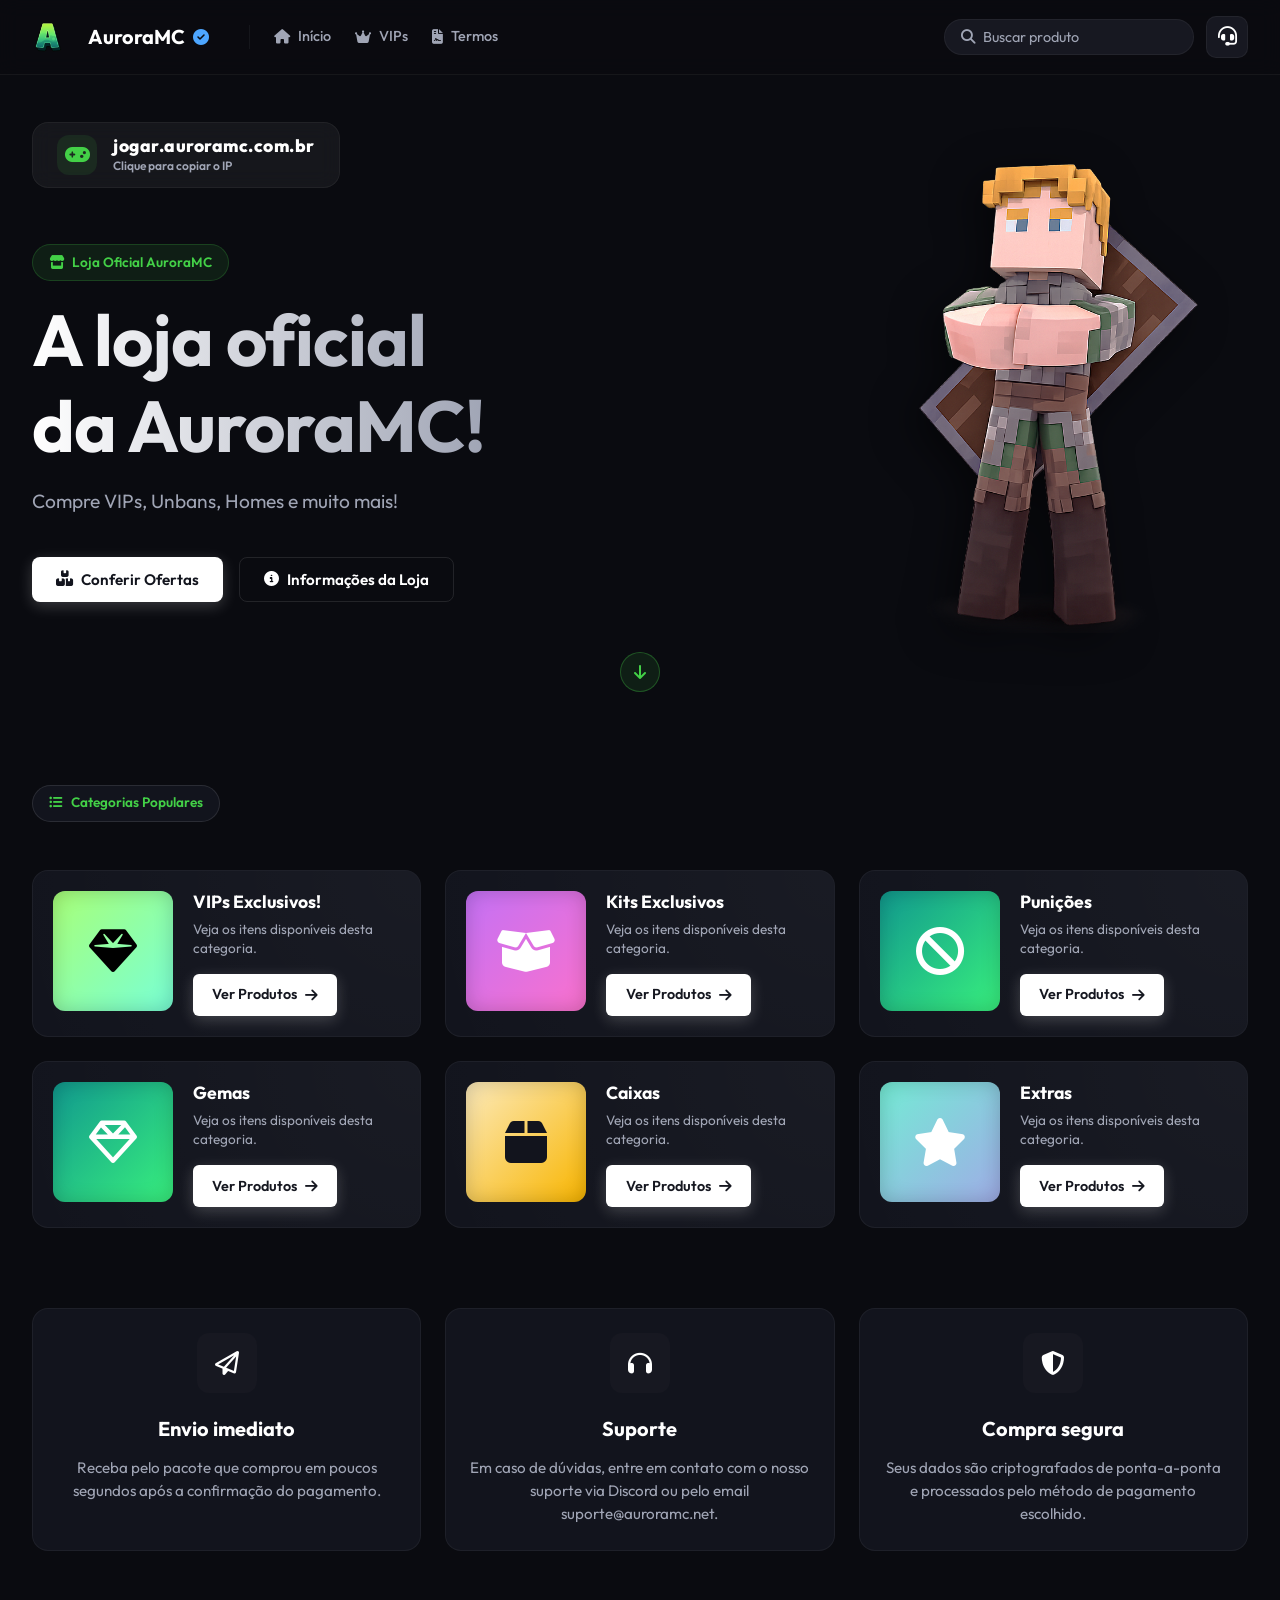
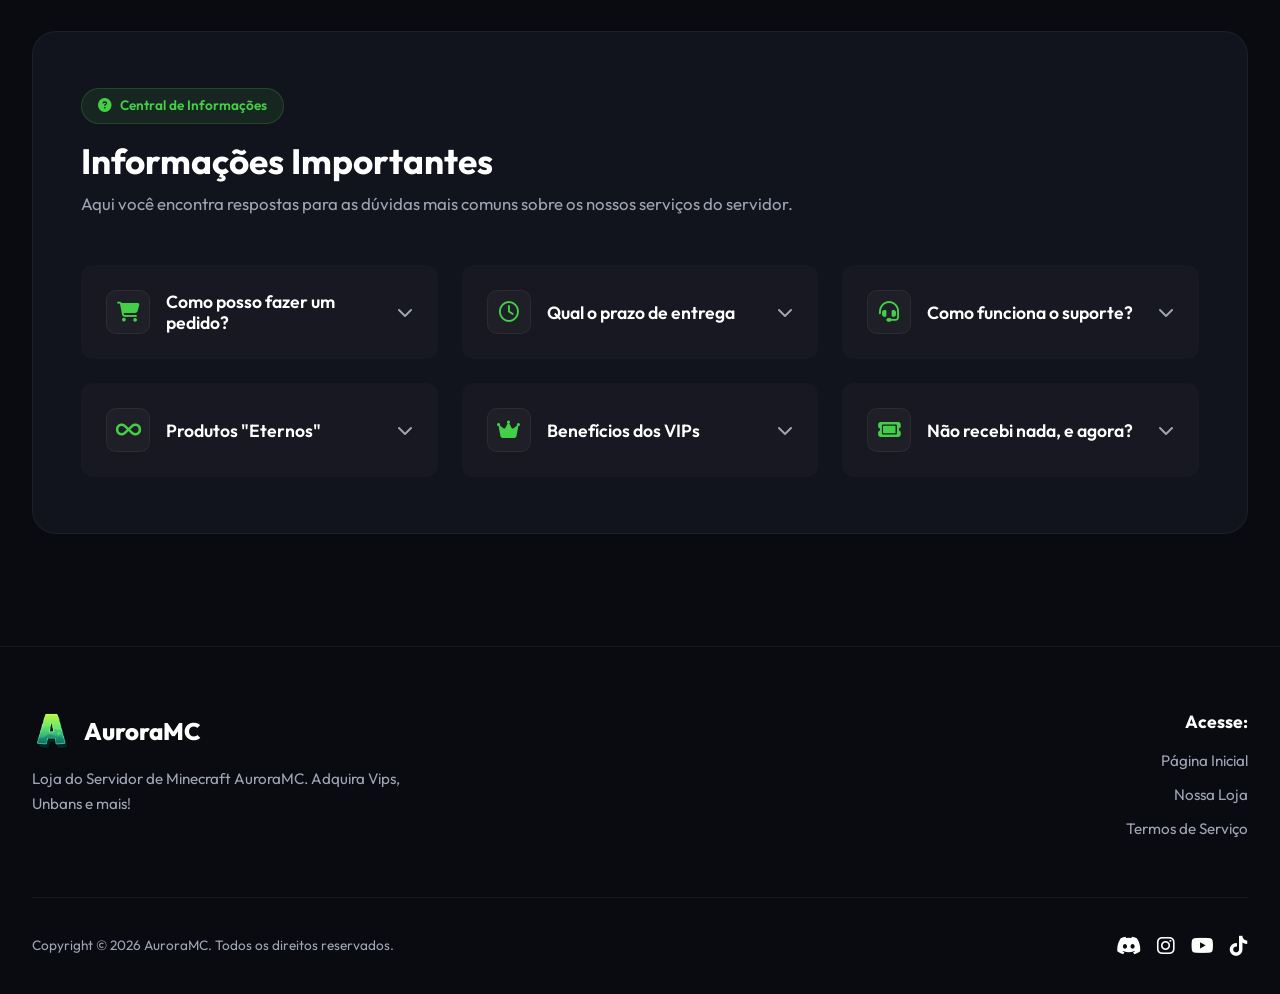
<file: index.html>
<!DOCTYPE html>
<html lang="pt-BR">

<head>
    <meta charset="UTF-8">
    <meta name="viewport" content="width=device-width, initial-scale=1.0">
    <title>AuroraMC - Loja Oficial</title>
    <meta name="description" content="A loja oficial da AuroraMC. Compre VIPs, itens e tenha a melhor experiência no nosso servidor de Minecraft Semi Anarquia.">
    <meta name="keywords" content="AuroraMC, Minecraft, Semi Anarquia, Servidor de Minecraft, Loja AuroraMC, Survival Semi Anarchy, VIP Minecraft, AuroraMC Loja">
    <meta name="author" content="AuroraMC">

    <!-- Open Graph / Facebook -->
    <meta property="og:type" content="website">
    <meta property="og:url" content="https://auroramc.net/">
    <meta property="og:title" content="AuroraMC - Loja Oficial">
    <meta property="og:description" content="A loja oficial da AuroraMC. Compre VIPs, itens e tenha a melhor experiência no nosso servidor de Minecraft Semi Anarquia.">
    <meta property="og:image" content="https://auroramc.net/images/auroramc.png">

    <!-- Twitter -->
    <meta property="twitter:card" content="summary_large_image">
    <meta property="twitter:url" content="https://auroramc.net/">
    <meta property="twitter:title" content="AuroraMC - Loja Oficial">
    <meta property="twitter:description" content="A loja oficial da AuroraMC. Compre VIPs, itens e tenha a melhor experiência no nosso servidor de Minecraft Semi Anarquia.">
    <meta property="twitter:image" content="https://auroramc.net/images/auroramc.png">
    <link rel="preconnect" href="https://fonts.googleapis.com">
    <link rel="preconnect" href="https://fonts.gstatic.com" crossorigin>
    <link href="https://fonts.googleapis.com/css2?family=Outfit:wght@300;400;500;600;700;800;900&display=swap"
        rel="stylesheet">
    <link rel="stylesheet" href="https://cdnjs.cloudflare.com/ajax/libs/font-awesome/6.4.0/css/all.min.css">
    <link rel="stylesheet" href="style.css">
    <!-- Favicon padrão -->
    <link rel="icon" href="/favicon.ico" type="image/x-icon">

    <!-- PNGs para navegadores modernos -->
    <link rel="icon" type="image/png" sizes="16x16" href="/favicon-16x16.png">
    <link rel="icon" type="image/png" sizes="32x32" href="/favicon-32x32.png">

    <!-- Android / Chrome -->
    <link rel="icon" type="image/png" sizes="192x192" href="/android-chrome-192x192.png">
    <link rel="icon" type="image/png" sizes="512x512" href="/android-chrome-512x512.png">

    <!-- Apple (iPhone / iPad) -->
    <link rel="apple-touch-icon" sizes="180x180" href="/apple-touch-icon.png">

    <!-- Manifest (PWA) -->
    <link rel="manifest" href="/site.webmanifest">

    <!-- Cor da barra no mobile -->
    <meta name="theme-color" content="#ffffff">



</head>

<body>
    <header class="navbar">
        <div class="container nav-content">
            <div class="nav-brand">
                <a href="index.html" style="text-decoration: none; display: flex; align-items: center; gap: 1.5rem;">
                    <div class="brand-logo"><img src="images/logo.png" alt="AuroraMC Logo"
                            style="width: 100%; height: 100%; object-fit: contain; border-radius: 8px;"></div>
                    <h1 class="brand-name">AuroraMC <i class="fa-solid fa-circle-check brand-badge"></i></h1>
                </a>
                <div class="nav-links">
                    <a href="index.html" class="nav-link"><i class="fa-solid fa-house"></i> Início</a>
                    <a href="categoria-vips.html" class="nav-link"><i class="fa-solid fa-crown"></i> VIPs</a>
                    <a href="termos.html" class="nav-link"><i class="fa-solid fa-file-contract"></i> Termos</a>
                </div>
            </div>

            <div class="nav-actions">
                <div class="search-bar">
                    <i class="fa-solid fa-magnifying-glass"></i>
                    <input type="text" placeholder="Buscar produto">
                </div>
                <button class="btn-support" id="open-support" title="Suporte">
                    <i class="fa-solid fa-headset"></i>
                </button>
            </div>

            <button class="menu-toggle" id="menu-toggle">
                <i class="fa-solid fa-bars"></i>
            </button>
        </div>
    </header>

    <main>
        <section class="hero">
            <div class="hero-bg"></div>
            <div class="hero-overlay"></div>

            <div class="container hero-content">
                <div class="hero-text">
                    <div class="hero-ip-box" id="copy-ip">
                        <div class="ip-icon"><i class="fa-solid fa-gamepad"></i></div>
                        <div class="ip-details">
                            <span class="ip-address">jogar.auroramc.com.br</span>
                            <span class="ip-status">Clique para copiar o IP</span>
                        </div>
                        <div class="ip-copy-badge">Copiado!</div>
                    </div>
                    <span class="badge badge-primary"><i class="fa-solid fa-store"></i> Loja Oficial AuroraMC</span>
                    <h2 class="hero-title">A loja oficial<br>da AuroraMC!</h2>
                    <p class="hero-description">Compre VIPs, Unbans, Homes e muito mais!</p>

                    <div class="hero-buttons">
                        <button class="btn btn-primary"><i class="fa-solid fa-boxes-stacked"></i> Conferir
                            Ofertas</button>
                        <button class="btn btn-outline"><i class="fa-solid fa-circle-info"></i> Informações da
                            Loja</button>
                    </div>
                </div>

                <div class="hero-logo-large">
                    <div class="server-logo">
                        <img src="images/render.png" alt="AuroraMC Render"
                            style="max-width: 400px; width: 100%; height: auto;">
                    </div>
                </div>
            </div>

            <div class="scroll-indicator" title="Rolar para baixo">
                <i class="fa-solid fa-arrow-down"></i>
            </div>
        </section>

        <section class="categories container">
            <div class="section-header">
                <span class="badge badge-dark"><i class="fa-solid fa-list-ul"></i> Categorias Populares</span>
            </div>

            <div class="categories-grid">
                <!-- Card 1 -->
                <div class="category-card">
                    <div class="card-image-box" style="background: linear-gradient(135deg, #a8ff78 0%, #78ffd6 100%);">
                        <i class="fa-solid fa-gem card-icon" style="color: #000; font-size: 3rem;"></i>
                    </div>
                    <div class="card-content">
                        <h3 class="card-title">VIPs Exclusivos!</h3>
                        <p class="card-desc">Veja os itens disponíveis desta categoria.</p>
                        <a href="categoria-vips.html" class="btn btn-primary btn-sm">Ver Produtos <i
                                class="fa-solid fa-arrow-right"></i></a>
                    </div>
                </div>

                <!-- Card 2 -->
                <div class="category-card">
                    <div class="card-image-box" style="background: linear-gradient(135deg, #c471f5 0%, #fa71cd 100%);">
                        <i class="fa-solid fa-box-open card-icon" style="color: #fff; font-size: 3rem;"></i>
                    </div>
                    <div class="card-content">
                        <h3 class="card-title">Kits Exclusivos</h3>
                        <p class="card-desc">Veja os itens disponíveis desta categoria.</p>
                        <a href="categoria-kits.html" class="btn btn-primary btn-sm">Ver Produtos <i
                                class="fa-solid fa-arrow-right"></i></a>
                    </div>
                </div>

                <!-- Card 3 -->
                <div class="category-card">
                    <div class="card-image-box" style="background: linear-gradient(135deg, #11998e 0%, #38ef7d 100%);">
                        <i class="fa-solid fa-ban card-icon" style="color: #fff; font-size: 3rem;"></i>
                    </div>
                    <div class="card-content">
                        <h3 class="card-title">Punições</h3>
                        <p class="card-desc">Veja os itens disponíveis desta categoria.</p>
                        <a href="categoria-punicoes.html" class="btn btn-primary btn-sm">Ver Produtos <i
                                class="fa-solid fa-arrow-right"></i></a>
                    </div>
                </div>

                <!-- Card 4 -->
                <div class="category-card">
                    <div class="card-image-box" style="background: linear-gradient(135deg, #11998e 0%, #38ef7d 100%);">
                        <i class="fa-regular fa-gem card-icon" style="color: #fff; font-size: 3rem;"></i>
                    </div>
                    <div class="card-content">
                        <h3 class="card-title">Gemas</h3>
                        <p class="card-desc">Veja os itens disponíveis desta categoria.</p>
                        <a href="categoria-gemas.html" class="btn btn-primary btn-sm">Ver Produtos <i
                                class="fa-solid fa-arrow-right"></i></a>
                    </div>
                </div>

                <!-- Card 5 -->
                <div class="category-card">
                    <div class="card-image-box" style="background: linear-gradient(135deg, #fceabb 0%, #f8b500 100%);">
                        <i class="fa-solid fa-box card-icon" style="color: #12141d; font-size: 3rem;"></i>
                    </div>
                    <div class="card-content">
                        <h3 class="card-title">Caixas</h3>
                        <p class="card-desc">Veja os itens disponíveis desta categoria.</p>
                        <a href="categoria-caixas.html" class="btn btn-primary btn-sm">Ver Produtos <i
                                class="fa-solid fa-arrow-right"></i></a>
                    </div>
                </div>

                <!-- Card 6 -->
                <div class="category-card">
                    <div class="card-image-box" style="background: linear-gradient(135deg, #74ebd5 0%, #9face6 100%);">
                        <i class="fa-solid fa-star card-icon" style="color: #fff; font-size: 3rem;"></i>
                    </div>
                    <div class="card-content">
                        <h3 class="card-title">Extras</h3>
                        <p class="card-desc">Veja os itens disponíveis desta categoria.</p>
                        <a href="categoria-extras.html" class="btn btn-primary btn-sm">Ver Produtos <i
                                class="fa-solid fa-arrow-right"></i></a>
                    </div>
                </div>
            </div>
        </section>

        <!-- Features Section -->
        <section class="features container">
            <div class="features-grid">
                <!-- Feature 1 -->
                <div class="feature-card">
                    <div class="feature-icon">
                        <i class="fa-regular fa-paper-plane"></i>
                    </div>
                    <h3 class="feature-title">Envio imediato</h3>
                    <p class="feature-desc">Receba pelo pacote que comprou em poucos segundos após a confirmação do
                        pagamento.</p>
                </div>

                <!-- Feature 2 -->
                <div class="feature-card">
                    <div class="feature-icon">
                        <i class="fa-solid fa-headphones"></i>
                    </div>
                    <h3 class="feature-title">Suporte</h3>
                    <p class="feature-desc">Em caso de dúvidas, entre em contato com o nosso suporte via Discord ou pelo
                        email suporte@auroramc.net.</p>
                </div>

                <!-- Feature 3 -->
                <div class="feature-card">
                    <div class="feature-icon">
                        <i class="fa-solid fa-shield-halved"></i>
                    </div>
                    <h3 class="feature-title">Compra segura</h3>
                    <p class="feature-desc">Seus dados são criptografados de ponta-a-ponta e processados pelo método de
                        pagamento escolhido.</p>
                </div>
            </div>
        </section>

        <!-- FAQ Section -->
        <section class="faq container">
            <div class="faq-wrapper">
                <div class="faq-header">
                    <span class="badge badge-primary"><i class="fa-solid fa-circle-question"></i> Central de
                        Informações</span>
                    <h2 class="faq-title">Informações Importantes</h2>
                    <p class="faq-desc">Aqui você encontra respostas para as dúvidas mais comuns sobre os nossos
                        serviços do servidor.</p>
                </div>

                <div class="faq-grid">
                    <!-- FAQ 1 -->
                    <div class="faq-card">
                        <div class="faq-question">
                            <div class="faq-icon-title">
                                <div class="faq-icon"><i class="fa-solid fa-cart-shopping" style="color: #43d047;"></i>
                                </div>
                                <h3>Como posso fazer um pedido?</h3>
                            </div>
                            <i class="fa-solid fa-chevron-down faq-toggle"></i>
                        </div>
                        <div class="faq-answer">
                            <p>Para fazer um pedido, basta selecionar os produtos desejados e seguir para o checkout.
                                Aceitamos diversas formas de pagamento.</p>
                        </div>
                    </div>

                    <!-- FAQ 2 -->
                    <div class="faq-card">
                        <div class="faq-question">
                            <div class="faq-icon-title">
                                <div class="faq-icon"><i class="fa-regular fa-clock" style="color: #43d047;"></i></div>
                                <h3>Qual o prazo de entrega</h3>
                            </div>
                            <i class="fa-solid fa-chevron-down faq-toggle"></i>
                        </div>
                        <div class="faq-answer">
                            <p>A entrega é feita de forma imediata após a confirmação do pagamento.</p>
                        </div>
                    </div>

                    <!-- FAQ 3 -->
                    <div class="faq-card">
                        <div class="faq-question">
                            <div class="faq-icon-title">
                                <div class="faq-icon"><i class="fa-solid fa-headset" style="color: #43d047;"></i></div>
                                <h3>Como funciona o suporte?</h3>
                            </div>
                            <i class="fa-solid fa-chevron-down faq-toggle"></i>
                        </div>
                        <div class="faq-answer">
                            <p>Nosso suporte está disponível através do <a href="https://discord.gg/A7GQ67MZE3"
                                    target="_blank" rel="noopener noreferrer">Discord</a>.</p>
                        </div>
                    </div>

                    <!-- FAQ 4 -->
                    <div class="faq-card">
                        <div class="faq-question">
                            <div class="faq-icon-title">
                                <div class="faq-icon"><i class="fa-solid fa-infinity" style="color: #43d047;"></i></div>
                                <h3>Produtos "Eternos"</h3>
                            </div>
                            <i class="fa-solid fa-chevron-down faq-toggle"></i>
                        </div>
                        <div class="faq-answer">
                            <p>Permanecem ativos enquanto o servidor estiver online. Apenas perde em reset total do
                                servidor.</p>
                        </div>
                    </div>

                    <!-- FAQ 5 -->
                    <div class="faq-card">
                        <div class="faq-question">
                            <div class="faq-icon-title">
                                <div class="faq-icon"><i class="fa-solid fa-crown" style="color: #43d047;"></i></div>
                                <h3>Benefícios dos VIPs</h3>
                            </div>
                            <i class="fa-solid fa-chevron-down faq-toggle"></i>
                        </div>
                        <div class="faq-answer">
                            <p>Veja os beneficios de cada VIP <a href="#">clicando aqui</a>.</p>
                        </div>
                    </div>

                    <!-- FAQ 6 -->
                    <div class="faq-card">
                        <div class="faq-question">
                            <div class="faq-icon-title">
                                <div class="faq-icon"><i class="fa-solid fa-ticket" style="color: #43d047;"></i></div>
                                <h3>Não recebi nada, e agora?</h3>
                            </div>
                            <i class="fa-solid fa-chevron-down faq-toggle"></i>
                        </div>
                        <div class="faq-answer">
                            <p>Fique tranquilo, entre em contato com a gente pelo <a href="https://discord.gg/A7GQ67MZE3"
                                    target="_blank" rel="noopener noreferrer">Discord</a> e abra um ticket em #suporte.
                            </p>
                        </div>
                    </div>
                </div>
            </div>
        </section>
    </main>

    <!-- Footer -->
    <footer class="footer">
        <div class="container footer-content">
            <div class="footer-top">
                <div class="footer-brand-info">
                    <div class="footer-brand">
                        <img src="images/logo.png" alt="AuroraMC Logo" class="footer-logo">
                        <span class="footer-name">AuroraMC</span>
                    </div>
                    <p class="footer-desc">Loja do Servidor de Minecraft AuroraMC. Adquira Vips, Unbans e mais!</p>
                </div>

                <div class="footer-links-group">
                    <h4 class="footer-title">Acesse:</h4>
                    <ul class="footer-links">
                        <li><a href="index.html">Página Inicial</a></li>
                        <li><a href="index.html">Nossa Loja</a></li>
                        <li><a href="termos.html">Termos de Serviço</a></li>
                    </ul>
                </div>
            </div>

            <div class="footer-bottom">
                <p class="copyright">Copyright &copy; 2026 AuroraMC. Todos os direitos reservados.</p>
                <div class="social-links">
                    <a href="https://discord.gg/A7GQ67MZE3" aria-label="Discord"><i class="fa-brands fa-discord"></i></a>
                    <a href="https://www.instagram.com/redeauroramc" aria-label="Instagram"><i class="fa-brands fa-instagram"></i></a>
                    <a href="https://www.youtube.com/@redeauroramc1" aria-label="YouTube"><i class="fa-brands fa-youtube"></i></a>
                    <a href="https://www.tiktok.com/@redeauroramc" aria-label="TikTok"><i class="fa-brands fa-tiktok"></i></a>
                </div>
            </div>
        </div>
    </footer>

    <script src="main.js"></script>
</body>

</html>
</file>
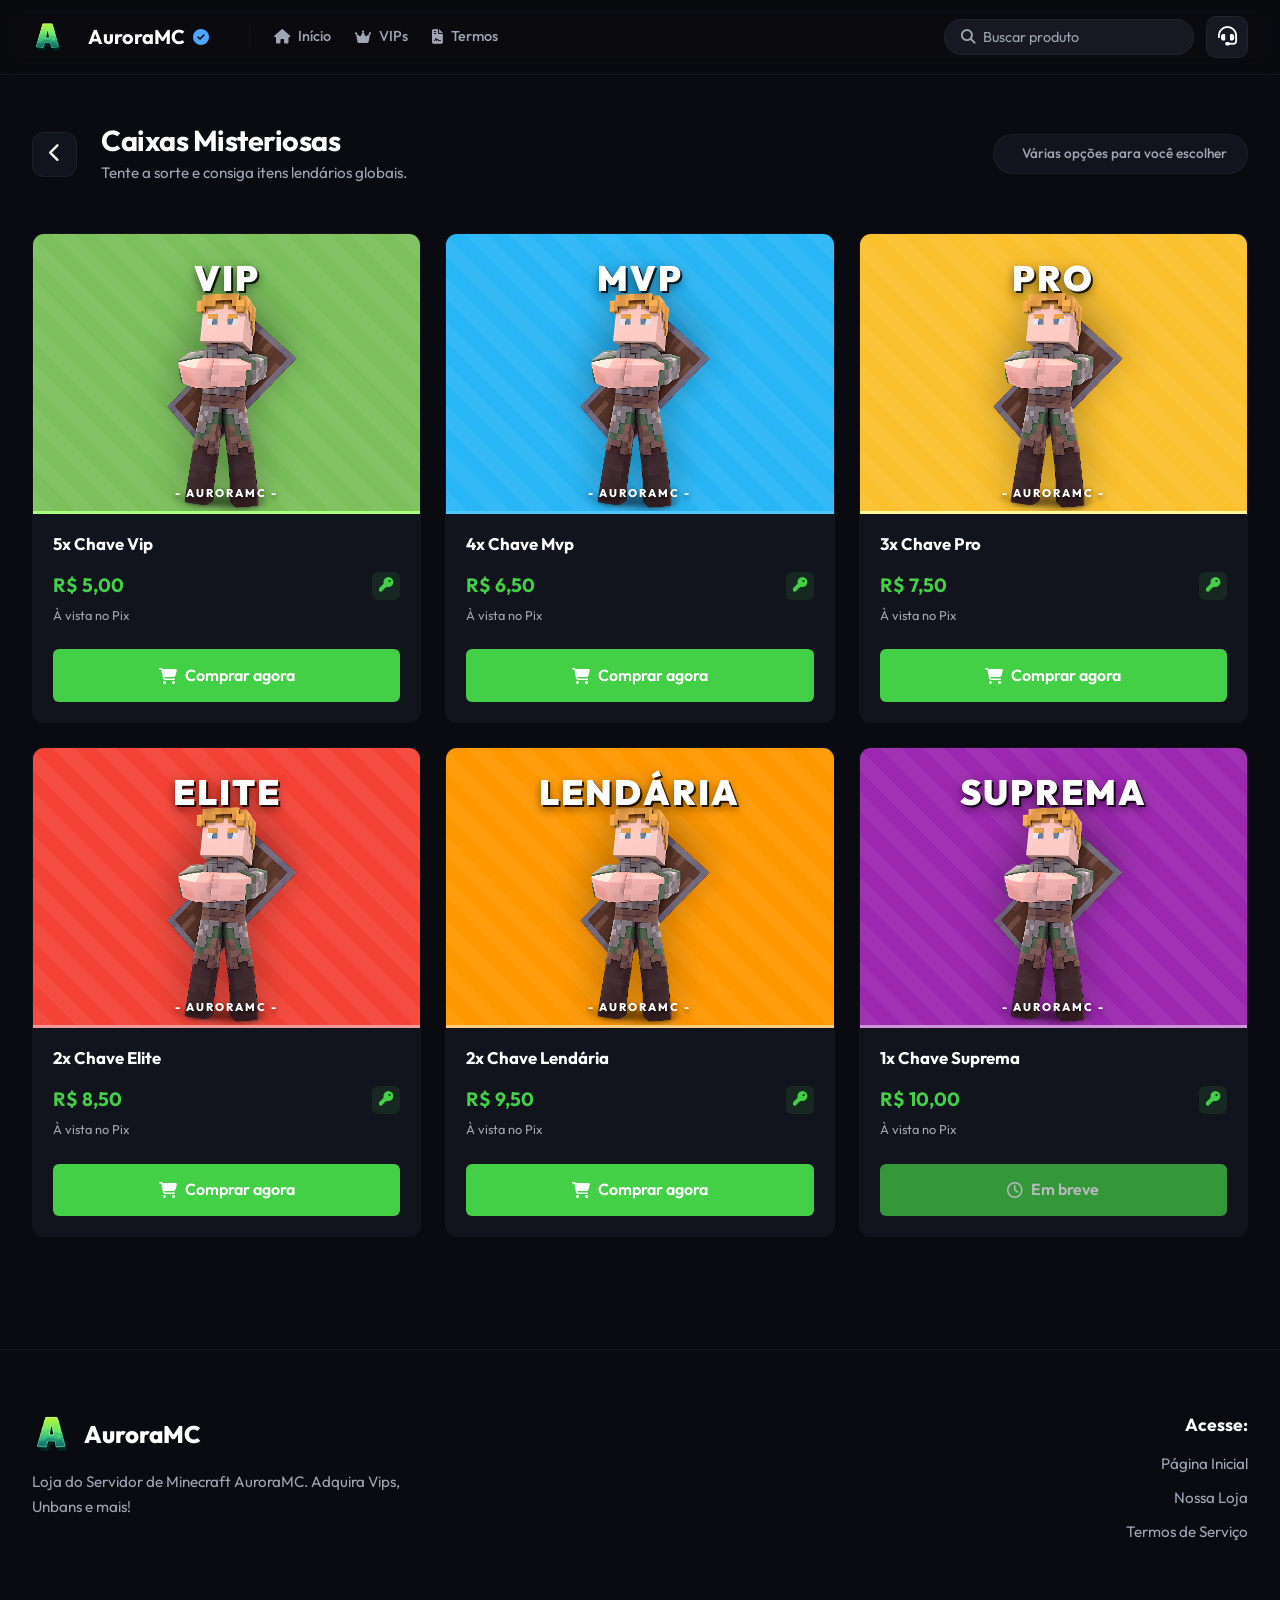
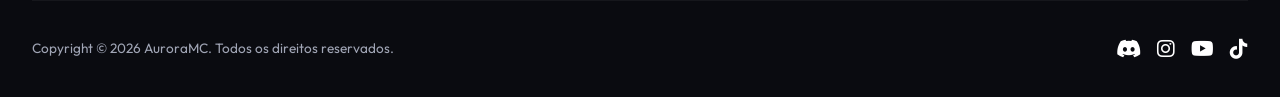
<file: categoria-caixas.html>
<!DOCTYPE html>
<html lang="pt-BR">
<head>
    <meta charset="UTF-8">
    <meta name="viewport" content="width=device-width, initial-scale=1.0">
    <title>AuroraMC - Caixas</title>
    <meta name="description" content="Abra caixas misteriosas no AuroraMC. Sorte e recompensas incríveis te esperam no melhor servidor de Minecraft Semi Anarquia.">
    <meta name="keywords" content="AuroraMC, Caixas, Lucky, Minecraft, Semi Anarquia, Servidor de Minecraft, Loja AuroraMC">
    
    <!-- Open Graph / Facebook -->
    <meta property="og:type" content="website">
    <meta property="og:url" content="https://auroramc.net/categoria-caixas.html">
    <meta property="og:title" content="AuroraMC - Caixas">
    <meta property="og:description" content="Abra caixas misteriosas no AuroraMC. Sorte e recompensas incríveis te esperam no melhor servidor de Minecraft Semi Anarquia.">
    <meta property="og:image" content="https://auroramc.net/images/auroramc.png">

    <!-- Twitter -->
    <meta property="twitter:card" content="summary_large_image">
    <meta property="twitter:url" content="https://auroramc.net/categoria-caixas.html">
    <meta property="twitter:title" content="AuroraMC - Caixas">
    <meta property="twitter:description" content="Abra caixas misteriosas no AuroraMC. Sorte e recompensas incríveis te esperam no melhor servidor de Minecraft Semi Anarquia.">
    <meta property="twitter:image" content="https://auroramc.net/images/auroramc.png">
    <meta name="description" content="Compre Caixas Misteriosas na loja do AuroraMC.">
    <link rel="preconnect" href="https://fonts.googleapis.com">
    <link rel="preconnect" href="https://fonts.gstatic.com" crossorigin>
    <link href="https://fonts.googleapis.com/css2?family=Outfit:wght@300;400;500;600;700;800;900&display=swap" rel="stylesheet">
    <link rel="stylesheet" href="https://cdnjs.cloudflare.com/ajax/libs/font-awesome/6.4.0/css/all.min.css">
    <link rel="stylesheet" href="style.css">
    <style>
        /* Layout Header da Categoria */
        .category-header { display: flex; justify-content: space-between; align-items: center; padding: 2rem 0; margin-top: 1rem; }
        .category-header-left { display: flex; align-items: center; gap: 1.5rem; }
        .back-btn { background: var(--bg-surface); border: 1px solid var(--border-color); width: 45px; height: 45px; display: flex; align-items: center; justify-content: center; border-radius: 12px; color: var(--text-main); font-size: 1.2rem; transition: var(--transition); }
        .back-btn:hover { background: var(--bg-surface-light); border-color: rgba(255,255,255,0.2); transform: translateX(-3px); }
        .category-title { font-size: 1.8rem; display: flex; align-items: center; gap: 0.75rem; color: var(--text-main); letter-spacing: -0.5px; }
        .category-subtitle { color: var(--text-muted); font-size: 0.95rem; margin-top: 0.2rem; display: block; }
        .header-badge { background: var(--bg-surface); border-radius: 20px; padding: 0.5rem 1.25rem; font-weight: 500; color: var(--text-muted); font-size: 0.85rem; border: 1px solid var(--border-color); display: flex; align-items: center; gap: 0.5rem; }
        .header-badge i { color: var(--primary); }

        /* Products Grid */
        .products-section { padding-bottom: 5rem; }
        .products-grid { display: grid; grid-template-columns: repeat(3, 1fr); gap: 1.5rem; margin-top: 1rem; }
        .product-card { background-color: var(--bg-surface); border: 1px solid transparent; border-radius: 12px; overflow: hidden; display: flex; flex-direction: column; transition: var(--transition); }
        .product-card:hover { border-color: rgba(255, 255, 255, 0.1); transform: translateY(-5px); box-shadow: 0 10px 30px rgba(0, 0, 0, 0.4); }

        /* Product Banner */
        .product-banner { width: 100%; height: 280px; background-color: var(--bg-search); border-bottom: 3px solid var(--border-color); position: relative; display: flex; align-items: flex-end; justify-content: center; overflow: hidden; padding-top: 3rem; }
        .product-banner::before { content: ''; position: absolute; top: 0; left: 0; right: 0; bottom: 0; background-image: repeating-linear-gradient(45deg, rgba(255,255,255,0.05) 0, rgba(255,255,255,0.05) 15px, transparent 15px, transparent 30px); z-index: 1; }
        .banner-rank-title { position: absolute; top: 1rem; left: 0; width: 100%; text-align: center; font-size: 2.2rem; font-weight: 900; text-transform: uppercase; color: white; text-shadow: 0 4px 10px rgba(0,0,0,0.5), 2px 2px 0px rgba(0,0,0,0.8); letter-spacing: 2px; z-index: 3; }
        .banner-bottom-logo { position: absolute; bottom: 0.5rem; left: 0; width: 100%; text-align: center; font-size: 0.7rem; font-weight: 800; color: white; text-transform: uppercase; letter-spacing: 2px; z-index: 3; text-shadow: 0 2px 5px rgba(0,0,0,0.8); }
        .banner-image { width: 90%; height: 100%; object-fit: contain; object-position: bottom; position: relative; z-index: 2; transition: transform 0.4s ease; filter: drop-shadow(0 -10px 20px rgba(0,0,0,0.3)); }
        .product-card:hover .banner-image { transform: scale(1.05); }

        /* Cores exclusivas para cada Produto */
        .product-card.c1 .product-banner { background-color: #7bc05b; border-bottom-color: #a8ff78; }
        .product-card.c2 .product-banner { background-color: #29b6f6; border-bottom-color: #4dc9ff; }
        .product-card.c3 .product-banner { background-color: #fbc02d; border-bottom-color: #fff59d; }
        .product-card.c4 .product-banner { background-color: #f44336; border-bottom-color: #ef9a9a; }
        .product-card.c5 .product-banner { background-color: #ff9800; border-bottom-color: #ffcc80; }
        .product-card.c6 .product-banner { background-color: #9c27b0; border-bottom-color: #ce93d8; }

        /* Product Info */
        .product-info { padding: 1.25rem; display: flex; flex-direction: column; flex-grow: 1; }
        .product-name { font-size: 1.05rem; color: var(--text-main); font-weight: 700; margin-bottom: 1rem; }
        .product-price-row { display: flex; justify-content: space-between; align-items: center; margin-bottom: 0.25rem; }
        .product-price { color: var(--primary); font-size: 1.2rem; font-weight: 700; }
        .price-icon { color: var(--primary); background: rgba(67, 208, 71, 0.1); width: 28px; height: 28px; display: flex; align-items: center; justify-content: center; border-radius: 6px; font-size: 0.9rem; }
        .product-pix { color: var(--text-muted); font-size: 0.8rem; margin-bottom: 1.5rem; }
        .product-btn { width: 100%; margin-top: auto; border-radius: 6px; font-weight: 600; display: flex; align-items: center; justify-content: center; gap: 0.5rem; padding: 0.85rem; background-color: var(--primary); color: white; border: none; cursor: pointer; transition: var(--transition); }
        .product-btn:hover { background-color: var(--primary-hover); transform: translateY(-2px); }
        .product-btn i { font-size: 1rem; }

        /* Responsividade */
        @media (max-width: 1200px) { .products-grid { grid-template-columns: repeat(3, 1fr); } .category-header { padding: 2rem 2rem 1rem 2rem; } .products-grid { padding: 0 2rem 5rem 2rem; } }
        @media (max-width: 900px) { .products-grid { grid-template-columns: repeat(2, 1fr); } .category-header { flex-direction: column; align-items: flex-start; gap: 1rem; } }
        @media (max-width: 600px) { .products-grid { grid-template-columns: 1fr; } }
    </style>
    <link rel="icon" type="image/png" href="images/logo.png">
</head>
<body>
    <header class="navbar">
        <div class="container nav-content">
            <div class="nav-brand">
                <a href="index.html" style="text-decoration: none; display: flex; align-items: center; gap: 1.5rem;">
                    <div class="brand-logo"><img src="images/logo.png" alt="AuroraMC Logo" style="width: 100%; height: 100%; object-fit: contain; border-radius: 8px;"></div>
                    <h1 class="brand-name">AuroraMC <i class="fa-solid fa-circle-check brand-badge"></i></h1>
                </a>
                <div class="nav-links">
                    <a href="index.html" class="nav-link"><i class="fa-solid fa-house"></i> Início</a>
                    <a href="categoria-vips.html" class="nav-link"><i class="fa-solid fa-crown"></i> VIPs</a>
                    <a href="termos.html" class="nav-link"><i class="fa-solid fa-file-contract"></i> Termos</a>
                </div>
            </div>

            <div class="nav-actions">
                <div class="search-bar">
                    <i class="fa-solid fa-magnifying-glass"></i>
                    <input type="text" placeholder="Buscar produto">
                </div>
                <button class="btn-support" id="open-support" title="Suporte">
                    <i class="fa-solid fa-headset"></i>
                </button>
            </div>

            <button class="menu-toggle" id="menu-toggle">
                <i class="fa-solid fa-bars"></i>
            </button>
        </div>
    </header>

    <main class="container">
        <!-- Header da Categoria -->
        <div class="category-header">
            <div class="category-header-left">
                <a href="index.html" class="back-btn"><i class="fa-solid fa-chevron-left"></i></a>
                <div class="category-title-wrap">
                    <h2 class="category-title">Caixas Misteriosas</h2>
                    <span class="category-subtitle">Tente a sorte e consiga itens lendários globais.</span>
                </div>
            </div>
            <div class="category-header-right">
                <div class="header-badge">
                    <i class="fa-solid fa-sparkles"></i> Várias opções para você escolher
                </div>
            </div>
        </div>

        <section class="products-section">
            <div class="products-grid">
                
                <div class="product-card c1">
                    <div class="product-banner">
                        <div class="banner-rank-title">VIP</div>
                        <img src="images/render.png" alt="Chave VIP" class="banner-image">
                        <div class="banner-bottom-logo">- AURORAMC -</div>
                    </div>
                    <div class="product-info">
                        <h3 class="product-name">5x Chave Vip</h3>
                        <div class="product-price-row">
                            <span class="product-price">R$ 5,00</span>
                            <div class="price-icon"><i class="fa-solid fa-key"></i></div>
                        </div>
                        <span class="product-pix">À vista no Pix</span>
                        <a href="https://pay.cakto.com.br/jdyh8v9_822231" target="_blank" class="product-btn" style="text-decoration: none;"><i class="fa-solid fa-cart-shopping"></i> Comprar agora</a>
                    </div>
                </div>

                <div class="product-card c2">
                    <div class="product-banner">
                        <div class="banner-rank-title">MVP</div>
                        <img src="images/render.png" alt="Chave MVP" class="banner-image">
                        <div class="banner-bottom-logo">- AURORAMC -</div>
                    </div>
                    <div class="product-info">
                        <h3 class="product-name">4x Chave Mvp</h3>
                        <div class="product-price-row">
                            <span class="product-price">R$ 6,50</span>
                            <div class="price-icon"><i class="fa-solid fa-key"></i></div>
                        </div>
                        <span class="product-pix">À vista no Pix</span>
                        <a href="https://pay.cakto.com.br/mvr64m6" target="_blank" class="product-btn" style="text-decoration: none;"><i class="fa-solid fa-cart-shopping"></i> Comprar agora</a>
                    </div>
                </div>

                <div class="product-card c3">
                    <div class="product-banner">
                        <div class="banner-rank-title">PRO</div>
                        <img src="images/render.png" alt="Chave PRO" class="banner-image">
                        <div class="banner-bottom-logo">- AURORAMC -</div>
                    </div>
                    <div class="product-info">
                        <h3 class="product-name">3x Chave Pro</h3>
                        <div class="product-price-row">
                            <span class="product-price">R$ 7,50</span>
                            <div class="price-icon"><i class="fa-solid fa-key"></i></div>
                        </div>
                        <span class="product-pix">À vista no Pix</span>
                        <a href="https://pay.cakto.com.br/3c7e9wf" target="_blank" class="product-btn" style="text-decoration: none;"><i class="fa-solid fa-cart-shopping"></i> Comprar agora</a>
                    </div>
                </div>

                <div class="product-card c4">
                    <div class="product-banner">
                        <div class="banner-rank-title">ELITE</div>
                        <img src="images/render.png" alt="Chave ELITE" class="banner-image">
                        <div class="banner-bottom-logo">- AURORAMC -</div>
                    </div>
                    <div class="product-info">
                        <h3 class="product-name">2x Chave Elite</h3>
                        <div class="product-price-row">
                            <span class="product-price">R$ 8,50</span>
                            <div class="price-icon"><i class="fa-solid fa-key"></i></div>
                        </div>
                        <span class="product-pix">À vista no Pix</span>
                        <a href="https://pay.cakto.com.br/snn7458" target="_blank" class="product-btn" style="text-decoration: none;"><i class="fa-solid fa-cart-shopping"></i> Comprar agora</a>
                    </div>
                </div>

                <div class="product-card c5">
                    <div class="product-banner">
                        <div class="banner-rank-title">LENDÁRIA</div>
                        <img src="images/render.png" alt="Chave LENDÁRIA" class="banner-image">
                        <div class="banner-bottom-logo">- AURORAMC -</div>
                    </div>
                    <div class="product-info">
                        <h3 class="product-name">2x Chave Lendária</h3>
                        <div class="product-price-row">
                            <span class="product-price">R$ 9,50</span>
                            <div class="price-icon"><i class="fa-solid fa-key"></i></div>
                        </div>
                        <span class="product-pix">À vista no Pix</span>
                        <a href="https://pay.cakto.com.br/37xpqhx" target="_blank" class="product-btn" style="text-decoration: none;"><i class="fa-solid fa-cart-shopping"></i> Comprar agora</a>
                    </div>
                </div>

                <div class="product-card c6">
                    <div class="product-banner">
                        <div class="banner-rank-title">SUPREMA</div>
                        <img src="images/render.png" alt="Chave SUPREMA" class="banner-image">
                        <div class="banner-bottom-logo">- AURORAMC -</div>
                    </div>
                    <div class="product-info">
                        <h3 class="product-name">1x Chave Suprema</h3>
                        <div class="product-price-row">
                            <span class="product-price">R$ 10,00</span>
                            <div class="price-icon"><i class="fa-solid fa-key"></i></div>
                        </div>
                        <span class="product-pix">À vista no Pix</span>
                        <a href="#" class="product-btn" style="text-decoration: none; cursor: not-allowed; opacity: 0.7;" onclick="event.preventDefault();"><i class="fa-regular fa-clock"></i> Em breve</a>
                    </div>
                </div>

            </div>
        </section>
    </main>

    <!-- Footer -->
    <footer class="footer">
        <div class="container footer-content">
            <div class="footer-top">
                <div class="footer-brand-info">
                    <div class="footer-brand">
                        <img src="images/logo.png" alt="AuroraMC Logo" class="footer-logo">
                        <span class="footer-name">AuroraMC</span>
                    </div>
                    <p class="footer-desc">Loja do Servidor de Minecraft AuroraMC. Adquira Vips, Unbans e mais!</p>
                </div>
                <div class="footer-links-group">
                    <h4 class="footer-title">Acesse:</h4>
                    <ul class="footer-links">
                        <li><a href="index.html">Página Inicial</a></li>
                        <li><a href="index.html">Nossa Loja</a></li>
                        <li><a href="termos.html">Termos de Serviço</a></li>
                    </ul>
                </div>
            </div>
            <div class="footer-bottom">
                <p class="copyright">Copyright &copy; 2026 AuroraMC. Todos os direitos reservados.</p>
                <div class="social-links">
                    <a href="https://discord.gg/A7GQ67MZE3" aria-label="Discord"><i class="fa-brands fa-discord"></i></a>
                    <a href="https://www.instagram.com/redeauroramc" aria-label="Instagram"><i class="fa-brands fa-instagram"></i></a>
                    <a href="https://www.youtube.com/@redeauroramc1" aria-label="YouTube"><i class="fa-brands fa-youtube"></i></a>
                    <a href="https://www.tiktok.com/@redeauroramc" aria-label="TikTok"><i class="fa-brands fa-tiktok"></i></a>
                </div>
            </div>
        </div>
    </footer>
    <script src="main.js"></script>
</body>
</html>
</file>
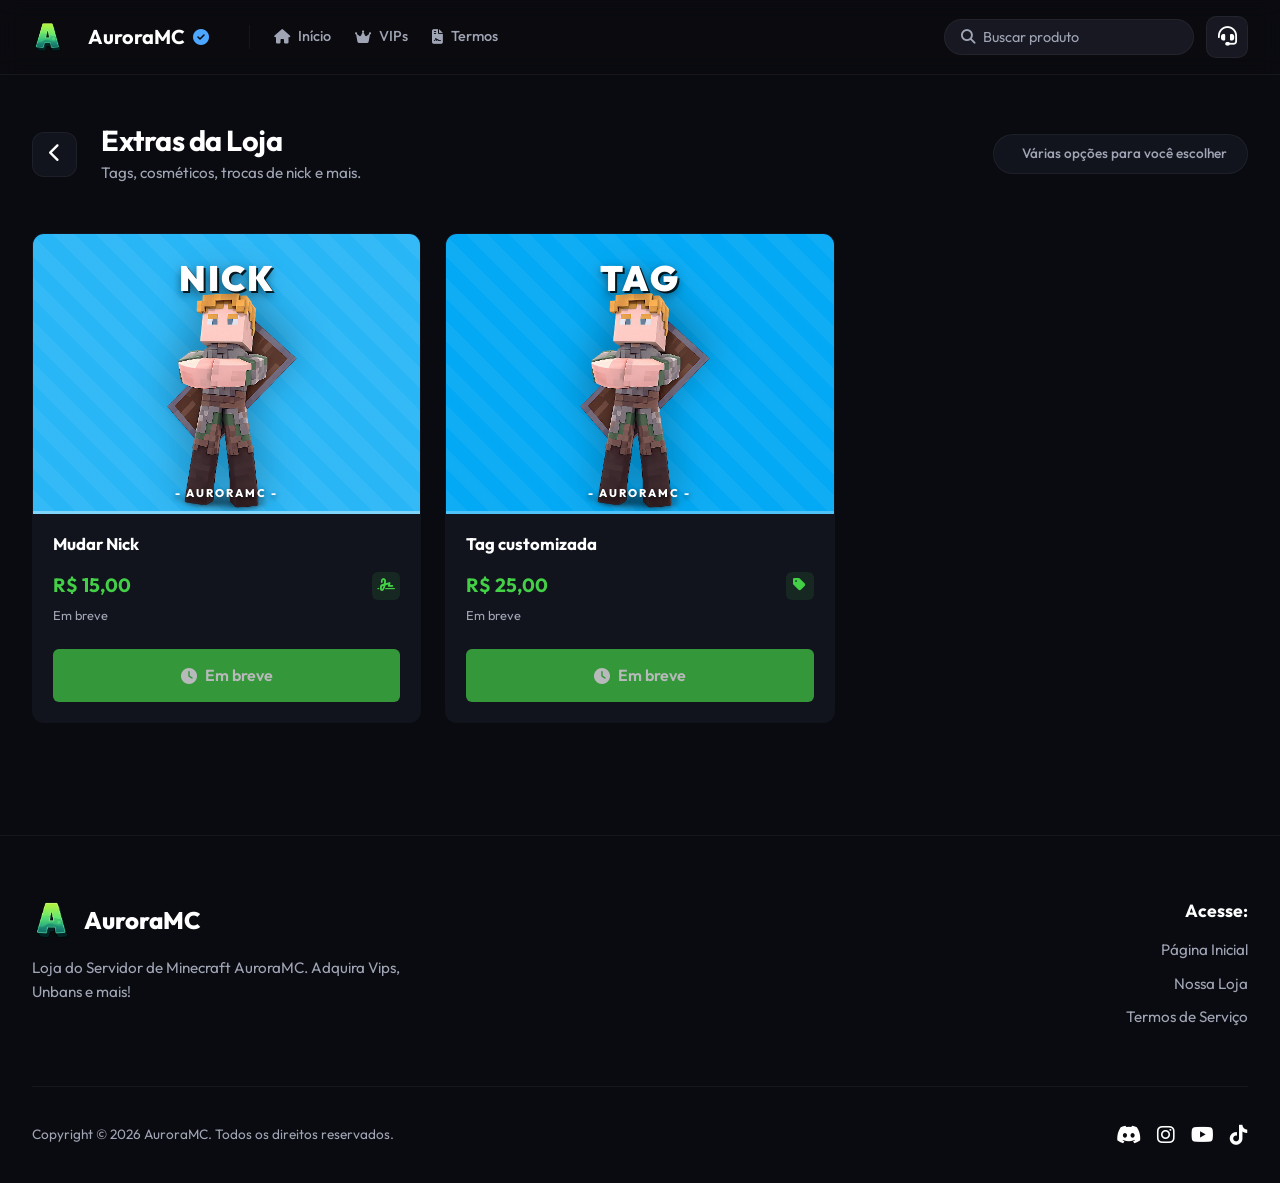
<file: categoria-extras.html>
<!DOCTYPE html>
<html lang="pt-BR">
<head>
    <meta charset="UTF-8">
    <meta name="viewport" content="width=device-width, initial-scale=1.0">
    <title>AuroraMC - Extras</title>
    <meta name="description" content="Confira os itens extras da AuroraMC. Personalizações e utilitários para sua jornada no melhor servidor de Minecraft Semi Anarquia.">
    <meta name="keywords" content="AuroraMC, Extras, Itens, Minecraft, Semi Anarquia, Servidor de Minecraft, Loja AuroraMC">
    
    <!-- Open Graph / Facebook -->
    <meta property="og:type" content="website">
    <meta property="og:url" content="https://auroramc.net/categoria-extras.html">
    <meta property="og:title" content="AuroraMC - Extras">
    <meta property="og:description" content="Confira os itens extras da AuroraMC. Personalizações e utilitários para sua jornada no melhor servidor de Minecraft Semi Anarquia.">
    <meta property="og:image" content="https://auroramc.net/images/auroramc.png">

    <!-- Twitter -->
    <meta property="twitter:card" content="summary_large_image">
    <meta property="twitter:url" content="https://auroramc.net/categoria-extras.html">
    <meta property="twitter:title" content="AuroraMC - Extras">
    <meta property="twitter:description" content="Confira os itens extras da AuroraMC. Personalizações e utilitários para sua jornada no melhor servidor de Minecraft Semi Anarquia.">
    <meta property="twitter:image" content="https://auroramc.net/images/auroramc.png">
    <meta name="description" content="Compre Extras na loja do AuroraMC.">
    <link rel="preconnect" href="https://fonts.googleapis.com">
    <link rel="preconnect" href="https://fonts.gstatic.com" crossorigin>
    <link href="https://fonts.googleapis.com/css2?family=Outfit:wght@300;400;500;600;700;800;900&display=swap" rel="stylesheet">
    <link rel="stylesheet" href="https://cdnjs.cloudflare.com/ajax/libs/font-awesome/6.4.0/css/all.min.css">
    <link rel="stylesheet" href="style.css">
    <style>
        /* Layout Header da Categoria */
        .category-header { display: flex; justify-content: space-between; align-items: center; padding: 2rem 0; margin-top: 1rem; }
        .category-header-left { display: flex; align-items: center; gap: 1.5rem; }
        .back-btn { background: var(--bg-surface); border: 1px solid var(--border-color); width: 45px; height: 45px; display: flex; align-items: center; justify-content: center; border-radius: 12px; color: var(--text-main); font-size: 1.2rem; transition: var(--transition); }
        .back-btn:hover { background: var(--bg-surface-light); border-color: rgba(255,255,255,0.2); transform: translateX(-3px); }
        .category-title { font-size: 1.8rem; display: flex; align-items: center; gap: 0.75rem; color: var(--text-main); letter-spacing: -0.5px; }
        .category-subtitle { color: var(--text-muted); font-size: 0.95rem; margin-top: 0.2rem; display: block; }
        .header-badge { background: var(--bg-surface); border-radius: 20px; padding: 0.5rem 1.25rem; font-weight: 500; color: var(--text-muted); font-size: 0.85rem; border: 1px solid var(--border-color); display: flex; align-items: center; gap: 0.5rem; }
        .header-badge i { color: var(--primary); }

        /* Products Grid */
        .products-section { padding-bottom: 5rem; }
        .products-grid { display: grid; grid-template-columns: repeat(3, 1fr); gap: 1.5rem; margin-top: 1rem; }
        .product-card { background-color: var(--bg-surface); border: 1px solid transparent; border-radius: 12px; overflow: hidden; display: flex; flex-direction: column; transition: var(--transition); }
        .product-card:hover { border-color: rgba(255, 255, 255, 0.1); transform: translateY(-5px); box-shadow: 0 10px 30px rgba(0, 0, 0, 0.4); }

        /* Product Banner */
        .product-banner { width: 100%; height: 280px; background-color: var(--bg-search); border-bottom: 3px solid var(--border-color); position: relative; display: flex; align-items: flex-end; justify-content: center; overflow: hidden; padding-top: 3rem; }
        .product-banner::before { content: ''; position: absolute; top: 0; left: 0; right: 0; bottom: 0; background-image: repeating-linear-gradient(45deg, rgba(255,255,255,0.05) 0, rgba(255,255,255,0.05) 15px, transparent 15px, transparent 30px); z-index: 1; }
        .banner-rank-title { position: absolute; top: 1rem; left: 0; width: 100%; text-align: center; font-size: 2.2rem; font-weight: 900; text-transform: uppercase; color: white; text-shadow: 0 4px 10px rgba(0,0,0,0.5), 2px 2px 0px rgba(0,0,0,0.8); letter-spacing: 2px; z-index: 3; }
        .banner-bottom-logo { position: absolute; bottom: 0.5rem; left: 0; width: 100%; text-align: center; font-size: 0.7rem; font-weight: 800; color: white; text-transform: uppercase; letter-spacing: 2px; z-index: 3; text-shadow: 0 2px 5px rgba(0,0,0,0.8); }
        .banner-image { width: 90%; height: 100%; object-fit: contain; object-position: bottom; position: relative; z-index: 2; transition: transform 0.4s ease; filter: drop-shadow(0 -10px 20px rgba(0,0,0,0.3)); }
        .product-card:hover .banner-image { transform: scale(1.05); }

        /* Cores exclusivas para cada Produto (Extras: blues/cyan) */
        .product-card.e1 .product-banner { background-color: #29b6f6; border-bottom-color: #81d4fa; }
        .product-card.e2 .product-banner { background-color: #03a9f4; border-bottom-color: #4fc3f7; }
        .product-card.e3 .product-banner { background-color: #0288d1; border-bottom-color: #29b6f6; }
        .product-card.e4 .product-banner { background-color: #01579b; border-bottom-color: #039be5; }

        /* Product Info */
        .product-info { padding: 1.25rem; display: flex; flex-direction: column; flex-grow: 1; }
        .product-name { font-size: 1.05rem; color: var(--text-main); font-weight: 700; margin-bottom: 1rem; }
        .product-price-row { display: flex; justify-content: space-between; align-items: center; margin-bottom: 0.25rem; }
        .product-price { color: var(--primary); font-size: 1.2rem; font-weight: 700; }
        .price-icon { color: var(--primary); background: rgba(67, 208, 71, 0.1); width: 28px; height: 28px; display: flex; align-items: center; justify-content: center; border-radius: 6px; font-size: 0.9rem; }
        .product-pix { color: var(--text-muted); font-size: 0.8rem; margin-bottom: 1.5rem; }
        .product-btn { width: 100%; margin-top: auto; border-radius: 6px; font-weight: 600; display: flex; align-items: center; justify-content: center; gap: 0.5rem; padding: 0.85rem; background-color: var(--primary); color: white; border: none; cursor: pointer; transition: var(--transition); }
        .product-btn:hover { background-color: var(--primary-hover); transform: translateY(-2px); }
        .product-btn i { font-size: 1rem; }

        /* Responsividade */
        @media (max-width: 1200px) { .products-grid { grid-template-columns: repeat(3, 1fr); } .category-header { padding: 2rem 2rem 1rem 2rem; } .products-grid { padding: 0 2rem 5rem 2rem; } }
        @media (max-width: 900px) { .products-grid { grid-template-columns: repeat(2, 1fr); } .category-header { flex-direction: column; align-items: flex-start; gap: 1rem; } }
        @media (max-width: 600px) { .products-grid { grid-template-columns: 1fr; } }
    </style>
    <link rel="icon" type="image/png" href="images/logo.png">
</head>
<body>
    <header class="navbar">
        <div class="container nav-content">
            <div class="nav-brand">
                <a href="index.html" style="text-decoration: none; display: flex; align-items: center; gap: 1.5rem;">
                    <div class="brand-logo"><img src="images/logo.png" alt="AuroraMC Logo" style="width: 100%; height: 100%; object-fit: contain; border-radius: 8px;"></div>
                    <h1 class="brand-name">AuroraMC <i class="fa-solid fa-circle-check brand-badge"></i></h1>
                </a>
                <div class="nav-links">
                    <a href="index.html" class="nav-link"><i class="fa-solid fa-house"></i> Início</a>
                    <a href="categoria-vips.html" class="nav-link"><i class="fa-solid fa-crown"></i> VIPs</a>
                    <a href="termos.html" class="nav-link"><i class="fa-solid fa-file-contract"></i> Termos</a>
                </div>
            </div>

            <div class="nav-actions">
                <div class="search-bar">
                    <i class="fa-solid fa-magnifying-glass"></i>
                    <input type="text" placeholder="Buscar produto">
                </div>
                <button class="btn-support" id="open-support" title="Suporte">
                    <i class="fa-solid fa-headset"></i>
                </button>
            </div>

            <button class="menu-toggle" id="menu-toggle">
                <i class="fa-solid fa-bars"></i>
            </button>
        </div>
    </header>

    <main class="container">
        <!-- Header da Categoria -->
        <div class="category-header">
            <div class="category-header-left">
                <a href="index.html" class="back-btn"><i class="fa-solid fa-chevron-left"></i></a>
                <div class="category-title-wrap">
                    <h2 class="category-title">Extras da Loja</h2>
                    <span class="category-subtitle">Tags, cosméticos, trocas de nick e mais.</span>
                </div>
            </div>
            <div class="category-header-right">
                <div class="header-badge">
                    <i class="fa-solid fa-sparkles"></i> Várias opções para você escolher
                </div>
            </div>
        </div>

        <section class="products-section">
            <div class="products-grid">
                
                <div class="product-card e1">
                    <div class="product-banner">
                        <div class="banner-rank-title">NICK</div>
                        <img src="images/render.png" alt="Mudar Nick" class="banner-image">
                        <div class="banner-bottom-logo">- AURORAMC -</div>
                    </div>
                    <div class="product-info">
                        <h3 class="product-name">Mudar Nick</h3>
                        <div class="product-price-row">
                            <span class="product-price">R$ 15,00</span>
                            <div class="price-icon"><i class="fa-solid fa-signature"></i></div>
                        </div>
                        <span class="product-pix">Em breve</span>
                        <a href="#" class="product-btn" style="text-decoration: none; opacity: 0.7; pointer-events: none;"><i class="fa-solid fa-clock"></i> Em breve</a>
                    </div>
                </div>

                <div class="product-card e2">
                    <div class="product-banner">
                        <div class="banner-rank-title">TAG</div>
                        <img src="images/render.png" alt="Tag Customizada" class="banner-image">
                        <div class="banner-bottom-logo">- AURORAMC -</div>
                    </div>
                    <div class="product-info">
                        <h3 class="product-name">Tag customizada</h3>
                        <div class="product-price-row">
                            <span class="product-price">R$ 25,00</span>
                            <div class="price-icon"><i class="fa-solid fa-tag"></i></div>
                        </div>
                        <span class="product-pix">Em breve</span>
                        <a href="#" class="product-btn" style="text-decoration: none; opacity: 0.7; pointer-events: none;"><i class="fa-solid fa-clock"></i> Em breve</a>
                    </div>
                </div>

            </div>
        </section>
    </main>

    <!-- Footer -->
    <footer class="footer">
        <div class="container footer-content">
            <div class="footer-top">
                <div class="footer-brand-info">
                    <div class="footer-brand">
                        <img src="images/logo.png" alt="AuroraMC Logo" class="footer-logo">
                        <span class="footer-name">AuroraMC</span>
                    </div>
                    <p class="footer-desc">Loja do Servidor de Minecraft AuroraMC. Adquira Vips, Unbans e mais!</p>
                </div>
                <div class="footer-links-group">
                    <h4 class="footer-title">Acesse:</h4>
                    <ul class="footer-links">
                        <li><a href="index.html">Página Inicial</a></li>
                        <li><a href="index.html">Nossa Loja</a></li>
                        <li><a href="termos.html">Termos de Serviço</a></li>
                    </ul>
                </div>
            </div>
            <div class="footer-bottom">
                <p class="copyright">Copyright &copy; 2026 AuroraMC. Todos os direitos reservados.</p>
                <div class="social-links">
                    <a href="https://discord.gg/A7GQ67MZE3" aria-label="Discord"><i class="fa-brands fa-discord"></i></a>
                    <a href="https://www.instagram.com/redeauroramc" aria-label="Instagram"><i class="fa-brands fa-instagram"></i></a>
                    <a href="https://www.youtube.com/@redeauroramc1" aria-label="YouTube"><i class="fa-brands fa-youtube"></i></a>
                    <a href="https://www.tiktok.com/@redeauroramc" aria-label="TikTok"><i class="fa-brands fa-tiktok"></i></a>
                </div>
            </div>
        </div>
    </footer>
    <script src="main.js"></script>
</body>
</html>
</file>
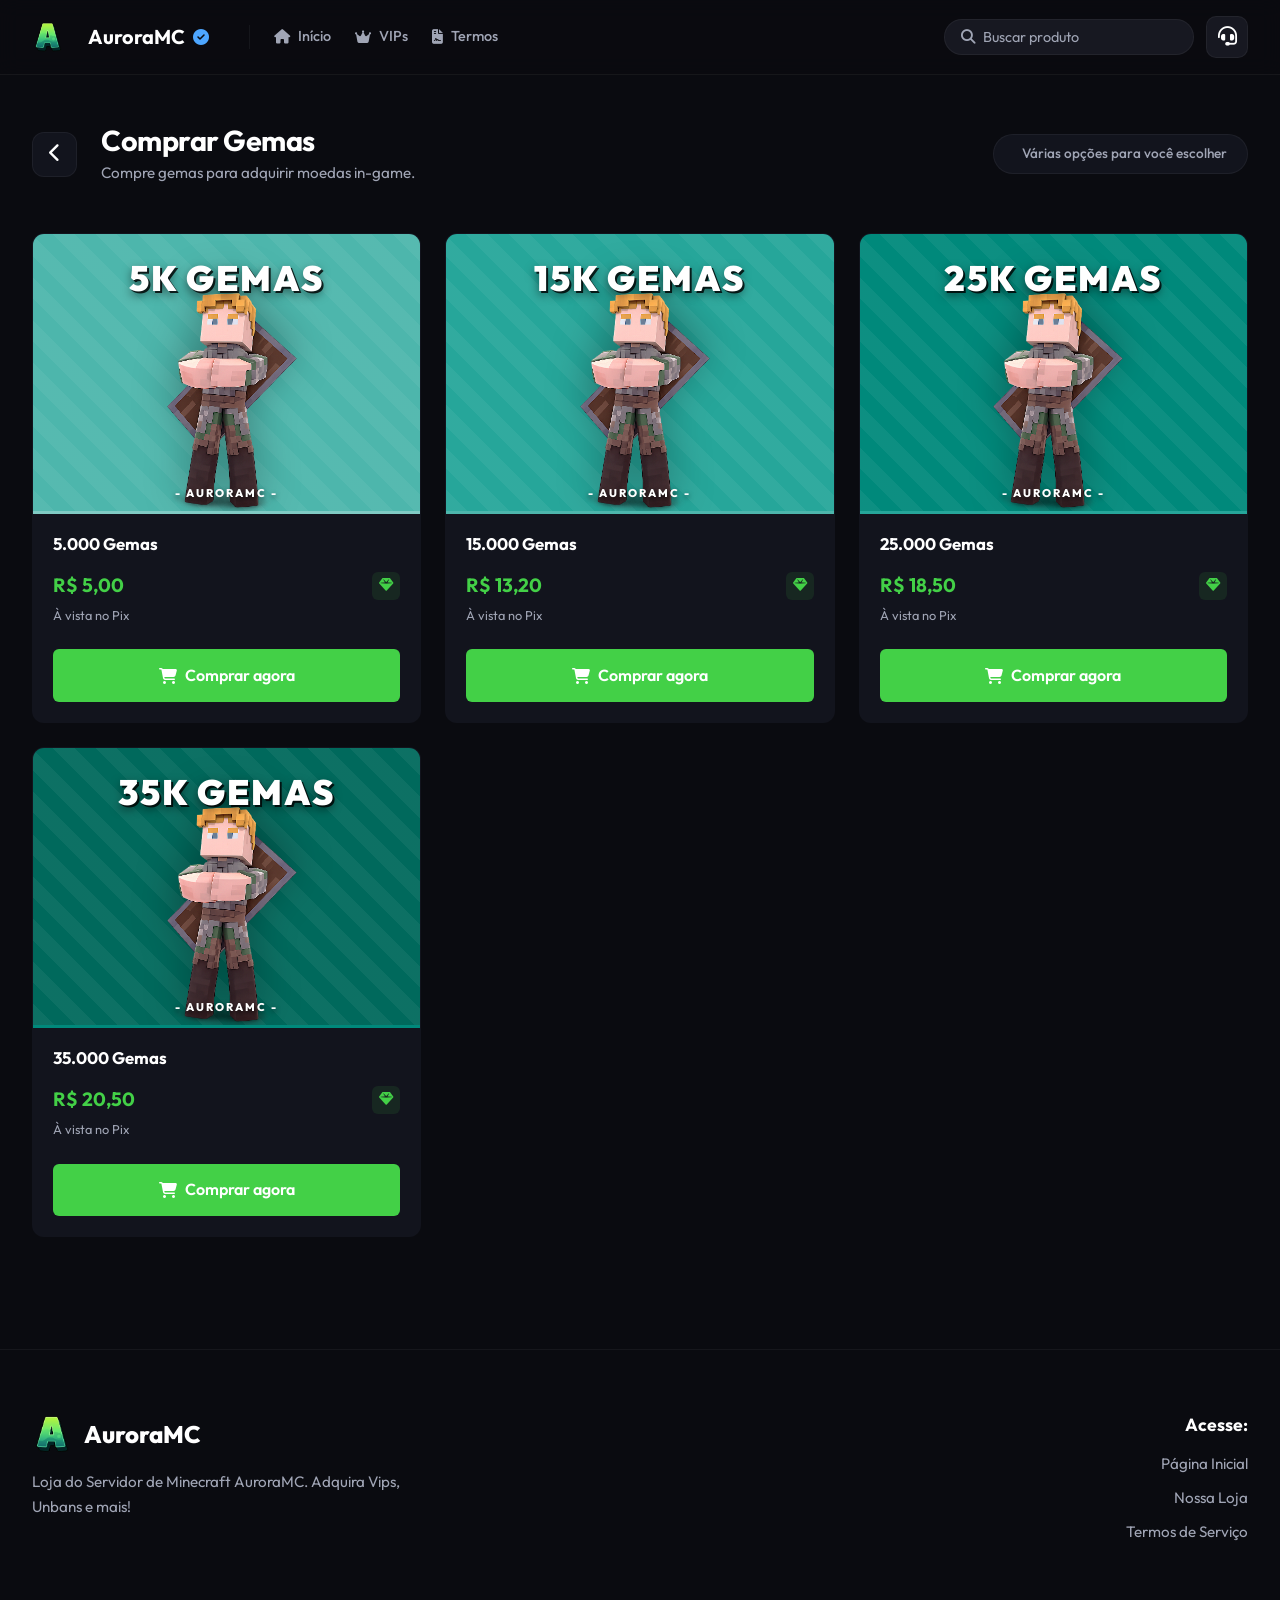
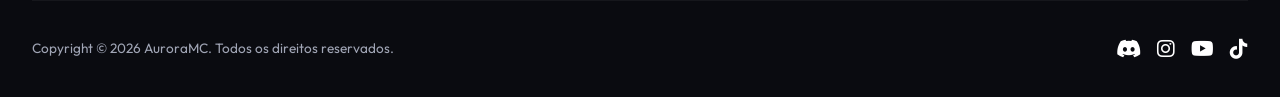
<file: categoria-gemas.html>
<!DOCTYPE html>
<html lang="pt-BR">
<head>
    <meta charset="UTF-8">
    <meta name="viewport" content="width=device-width, initial-scale=1.0">
    <title>AuroraMC - Gemas</title>
    <meta name="description" content="Compre Gemas no AuroraMC. A moeda premium para adquirir itens especiais no melhor servidor de Minecraft Semi Anarquia.">
    <meta name="keywords" content="AuroraMC, Gemas, Moeda, Minecraft, Semi Anarquia, Servidor de Minecraft, Loja AuroraMC">
    
    <!-- Open Graph / Facebook -->
    <meta property="og:type" content="website">
    <meta property="og:url" content="https://auroramc.net/categoria-gemas.html">
    <meta property="og:title" content="AuroraMC - Gemas">
    <meta property="og:description" content="Compre Gemas no AuroraMC. A moeda premium para adquirir itens especiais no melhor servidor de Minecraft Semi Anarquia.">
    <meta property="og:image" content="https://auroramc.net/images/auroramc.png">

    <!-- Twitter -->
    <meta property="twitter:card" content="summary_large_image">
    <meta property="twitter:url" content="https://auroramc.net/categoria-gemas.html">
    <meta property="twitter:title" content="AuroraMC - Gemas">
    <meta property="twitter:description" content="Compre Gemas no AuroraMC. A moeda premium para adquirir itens especiais no melhor servidor de Minecraft Semi Anarquia.">
    <meta property="twitter:image" content="https://auroramc.net/images/auroramc.png">
    <meta name="description" content="Compre Gemas na loja do AuroraMC.">
    <link rel="preconnect" href="https://fonts.googleapis.com">
    <link rel="preconnect" href="https://fonts.gstatic.com" crossorigin>
    <link href="https://fonts.googleapis.com/css2?family=Outfit:wght@300;400;500;600;700;800;900&display=swap" rel="stylesheet">
    <link rel="stylesheet" href="https://cdnjs.cloudflare.com/ajax/libs/font-awesome/6.4.0/css/all.min.css">
    <link rel="stylesheet" href="style.css">
    <style>
        /* Layout Header da Categoria */
        .category-header { display: flex; justify-content: space-between; align-items: center; padding: 2rem 0; margin-top: 1rem; }
        .category-header-left { display: flex; align-items: center; gap: 1.5rem; }
        .back-btn { background: var(--bg-surface); border: 1px solid var(--border-color); width: 45px; height: 45px; display: flex; align-items: center; justify-content: center; border-radius: 12px; color: var(--text-main); font-size: 1.2rem; transition: var(--transition); }
        .back-btn:hover { background: var(--bg-surface-light); border-color: rgba(255,255,255,0.2); transform: translateX(-3px); }
        .category-title { font-size: 1.8rem; display: flex; align-items: center; gap: 0.75rem; color: var(--text-main); letter-spacing: -0.5px; }
        .category-subtitle { color: var(--text-muted); font-size: 0.95rem; margin-top: 0.2rem; display: block; }
        .header-badge { background: var(--bg-surface); border-radius: 20px; padding: 0.5rem 1.25rem; font-weight: 500; color: var(--text-muted); font-size: 0.85rem; border: 1px solid var(--border-color); display: flex; align-items: center; gap: 0.5rem; }
        .header-badge i { color: var(--primary); }

        /* Products Grid */
        .products-section { padding-bottom: 5rem; }
        .products-grid { display: grid; grid-template-columns: repeat(3, 1fr); gap: 1.5rem; margin-top: 1rem; }
        .product-card { background-color: var(--bg-surface); border: 1px solid transparent; border-radius: 12px; overflow: hidden; display: flex; flex-direction: column; transition: var(--transition); }
        .product-card:hover { border-color: rgba(255, 255, 255, 0.1); transform: translateY(-5px); box-shadow: 0 10px 30px rgba(0, 0, 0, 0.4); }

        /* Product Banner */
        .product-banner { width: 100%; height: 280px; background-color: var(--bg-search); border-bottom: 3px solid var(--border-color); position: relative; display: flex; align-items: flex-end; justify-content: center; overflow: hidden; padding-top: 3rem; }
        .product-banner::before { content: ''; position: absolute; top: 0; left: 0; right: 0; bottom: 0; background-image: repeating-linear-gradient(45deg, rgba(255,255,255,0.05) 0, rgba(255,255,255,0.05) 15px, transparent 15px, transparent 30px); z-index: 1; }
        .banner-rank-title { position: absolute; top: 1rem; left: 0; width: 100%; text-align: center; font-size: 2.2rem; font-weight: 900; text-transform: uppercase; color: white; text-shadow: 0 4px 10px rgba(0,0,0,0.5), 2px 2px 0px rgba(0,0,0,0.8); letter-spacing: 2px; z-index: 3; }
        .banner-bottom-logo { position: absolute; bottom: 0.5rem; left: 0; width: 100%; text-align: center; font-size: 0.7rem; font-weight: 800; color: white; text-transform: uppercase; letter-spacing: 2px; z-index: 3; text-shadow: 0 2px 5px rgba(0,0,0,0.8); }
        .banner-image { width: 90%; height: 100%; object-fit: contain; object-position: bottom; position: relative; z-index: 2; transition: transform 0.4s ease; filter: drop-shadow(0 -10px 20px rgba(0,0,0,0.3)); }
        .product-card:hover .banner-image { transform: scale(1.05); }

        /* Cores exclusivas para cada Produto (Gemas: verdes e esmeraldas) */
        .product-card.g1 .product-banner { background-color: #4db6ac; border-bottom-color: #80cbc4; }
        .product-card.g2 .product-banner { background-color: #26a69a; border-bottom-color: #4db6ac; }
        .product-card.g3 .product-banner { background-color: #00897b; border-bottom-color: #26a69a; }
        .product-card.g4 .product-banner { background-color: #00695c; border-bottom-color: #00897b; }

        /* Product Info */
        .product-info { padding: 1.25rem; display: flex; flex-direction: column; flex-grow: 1; }
        .product-name { font-size: 1.05rem; color: var(--text-main); font-weight: 700; margin-bottom: 1rem; }
        .product-price-row { display: flex; justify-content: space-between; align-items: center; margin-bottom: 0.25rem; }
        .product-price { color: var(--primary); font-size: 1.2rem; font-weight: 700; }
        .price-icon { color: var(--primary); background: rgba(67, 208, 71, 0.1); width: 28px; height: 28px; display: flex; align-items: center; justify-content: center; border-radius: 6px; font-size: 0.9rem; }
        .product-pix { color: var(--text-muted); font-size: 0.8rem; margin-bottom: 1.5rem; }
        .product-btn { width: 100%; margin-top: auto; border-radius: 6px; font-weight: 600; display: flex; align-items: center; justify-content: center; gap: 0.5rem; padding: 0.85rem; background-color: var(--primary); color: white; border: none; cursor: pointer; transition: var(--transition); }
        .product-btn:hover { background-color: var(--primary-hover); transform: translateY(-2px); }
        .product-btn i { font-size: 1rem; }

        /* Responsividade */
        @media (max-width: 1200px) { .products-grid { grid-template-columns: repeat(3, 1fr); } .category-header { padding: 2rem 2rem 1rem 2rem; } .products-grid { padding: 0 2rem 5rem 2rem; } }
        @media (max-width: 900px) { .products-grid { grid-template-columns: repeat(2, 1fr); } .category-header { flex-direction: column; align-items: flex-start; gap: 1rem; } }
        @media (max-width: 600px) { .products-grid { grid-template-columns: 1fr; } }
    </style>
    <link rel="icon" type="image/png" href="images/logo.png">
</head>
<body>
    <header class="navbar">
        <div class="container nav-content">
            <div class="nav-brand">
                <a href="index.html" style="text-decoration: none; display: flex; align-items: center; gap: 1.5rem;">
                    <div class="brand-logo"><img src="images/logo.png" alt="AuroraMC Logo" style="width: 100%; height: 100%; object-fit: contain; border-radius: 8px;"></div>
                    <h1 class="brand-name">AuroraMC <i class="fa-solid fa-circle-check brand-badge"></i></h1>
                </a>
                <div class="nav-links">
                    <a href="index.html" class="nav-link"><i class="fa-solid fa-house"></i> Início</a>
                    <a href="categoria-vips.html" class="nav-link"><i class="fa-solid fa-crown"></i> VIPs</a>
                    <a href="termos.html" class="nav-link"><i class="fa-solid fa-file-contract"></i> Termos</a>
                </div>
            </div>

            <div class="nav-actions">
                <div class="search-bar">
                    <i class="fa-solid fa-magnifying-glass"></i>
                    <input type="text" placeholder="Buscar produto">
                </div>
                <button class="btn-support" id="open-support" title="Suporte">
                    <i class="fa-solid fa-headset"></i>
                </button>
            </div>

            <button class="menu-toggle" id="menu-toggle">
                <i class="fa-solid fa-bars"></i>
            </button>
        </div>
    </header>

    <main class="container">
        <!-- Header da Categoria -->
        <div class="category-header">
            <div class="category-header-left">
                <a href="index.html" class="back-btn"><i class="fa-solid fa-chevron-left"></i></a>
                <div class="category-title-wrap">
                    <h2 class="category-title">Comprar Gemas</h2>
                    <span class="category-subtitle">Compre gemas para adquirir moedas in-game.</span>
                </div>
            </div>
            <div class="category-header-right">
                <div class="header-badge">
                    <i class="fa-solid fa-sparkles"></i> Várias opções para você escolher
                </div>
            </div>
        </div>

        <section class="products-section">
            <div class="products-grid">
                
                <div class="product-card g1">
                    <div class="product-banner">
                        <div class="banner-rank-title">5K GEMAS</div>
                        <img src="images/render.png" alt="5k Gemas" class="banner-image">
                        <div class="banner-bottom-logo">- AURORAMC -</div>
                    </div>
                    <div class="product-info">
                        <h3 class="product-name">5.000 Gemas</h3>
                        <div class="product-price-row">
                            <span class="product-price">R$ 5,00</span>
                            <div class="price-icon"><i class="fa-solid fa-gem"></i></div>
                        </div>
                        <span class="product-pix">À vista no Pix</span>
                        <a href="https://pay.cakto.com.br/ea5inbo_822671" target="_blank" class="product-btn" style="text-decoration: none;"><i class="fa-solid fa-cart-shopping"></i> Comprar agora</a>
                    </div>
                </div>

                <div class="product-card g2">
                    <div class="product-banner">
                        <div class="banner-rank-title">15K GEMAS</div>
                        <img src="images/render.png" alt="15k Gemas" class="banner-image">
                        <div class="banner-bottom-logo">- AURORAMC -</div>
                    </div>
                    <div class="product-info">
                        <h3 class="product-name">15.000 Gemas</h3>
                        <div class="product-price-row">
                            <span class="product-price">R$ 13,20</span>
                            <div class="price-icon"><i class="fa-solid fa-gem"></i></div>
                        </div>
                        <span class="product-pix">À vista no Pix</span>
                        <a href="https://pay.cakto.com.br/z3vy6nn" target="_blank" class="product-btn" style="text-decoration: none;"><i class="fa-solid fa-cart-shopping"></i> Comprar agora</a>
                    </div>
                </div>

                <div class="product-card g3">
                    <div class="product-banner">
                        <div class="banner-rank-title">25K GEMAS</div>
                        <img src="images/render.png" alt="25k Gemas" class="banner-image">
                        <div class="banner-bottom-logo">- AURORAMC -</div>
                    </div>
                    <div class="product-info">
                        <h3 class="product-name">25.000 Gemas</h3>
                        <div class="product-price-row">
                            <span class="product-price">R$ 18,50</span>
                            <div class="price-icon"><i class="fa-solid fa-gem"></i></div>
                        </div>
                        <span class="product-pix">À vista no Pix</span>
                        <a href="https://pay.cakto.com.br/39k6ntx" target="_blank" class="product-btn" style="text-decoration: none;"><i class="fa-solid fa-cart-shopping"></i> Comprar agora</a>
                    </div>
                </div>

                <div class="product-card g4">
                    <div class="product-banner">
                        <div class="banner-rank-title">35K GEMAS</div>
                        <img src="images/render.png" alt="35k Gemas" class="banner-image">
                        <div class="banner-bottom-logo">- AURORAMC -</div>
                    </div>
                    <div class="product-info">
                        <h3 class="product-name">35.000 Gemas</h3>
                        <div class="product-price-row">
                            <span class="product-price">R$ 20,50</span>
                            <div class="price-icon"><i class="fa-solid fa-gem"></i></div>
                        </div>
                        <span class="product-pix">À vista no Pix</span>
                        <a href="https://pay.cakto.com.br/36rtnxv" target="_blank" class="product-btn" style="text-decoration: none;"><i class="fa-solid fa-cart-shopping"></i> Comprar agora</a>
                    </div>
                </div>

            </div>
        </section>
    </main>

    <!-- Footer -->
    <footer class="footer">
        <div class="container footer-content">
            <div class="footer-top">
                <div class="footer-brand-info">
                    <div class="footer-brand">
                        <img src="images/logo.png" alt="AuroraMC Logo" class="footer-logo">
                        <span class="footer-name">AuroraMC</span>
                    </div>
                    <p class="footer-desc">Loja do Servidor de Minecraft AuroraMC. Adquira Vips, Unbans e mais!</p>
                </div>
                <div class="footer-links-group">
                    <h4 class="footer-title">Acesse:</h4>
                    <ul class="footer-links">
                        <li><a href="index.html">Página Inicial</a></li>
                        <li><a href="index.html">Nossa Loja</a></li>
                        <li><a href="termos.html">Termos de Serviço</a></li>
                    </ul>
                </div>
            </div>
            <div class="footer-bottom">
                <p class="copyright">Copyright &copy; 2026 AuroraMC. Todos os direitos reservados.</p>
                <div class="social-links">
                    <a href="https://discord.gg/A7GQ67MZE3" aria-label="Discord"><i class="fa-brands fa-discord"></i></a>
                    <a href="https://www.instagram.com/redeauroramc" aria-label="Instagram"><i class="fa-brands fa-instagram"></i></a>
                    <a href="https://www.youtube.com/@redeauroramc1" aria-label="YouTube"><i class="fa-brands fa-youtube"></i></a>
                    <a href="https://www.tiktok.com/@redeauroramc" aria-label="TikTok"><i class="fa-brands fa-tiktok"></i></a>
                </div>
            </div>
        </div>
    </footer>
    <script src="main.js"></script>
</body>
</html>
</file>
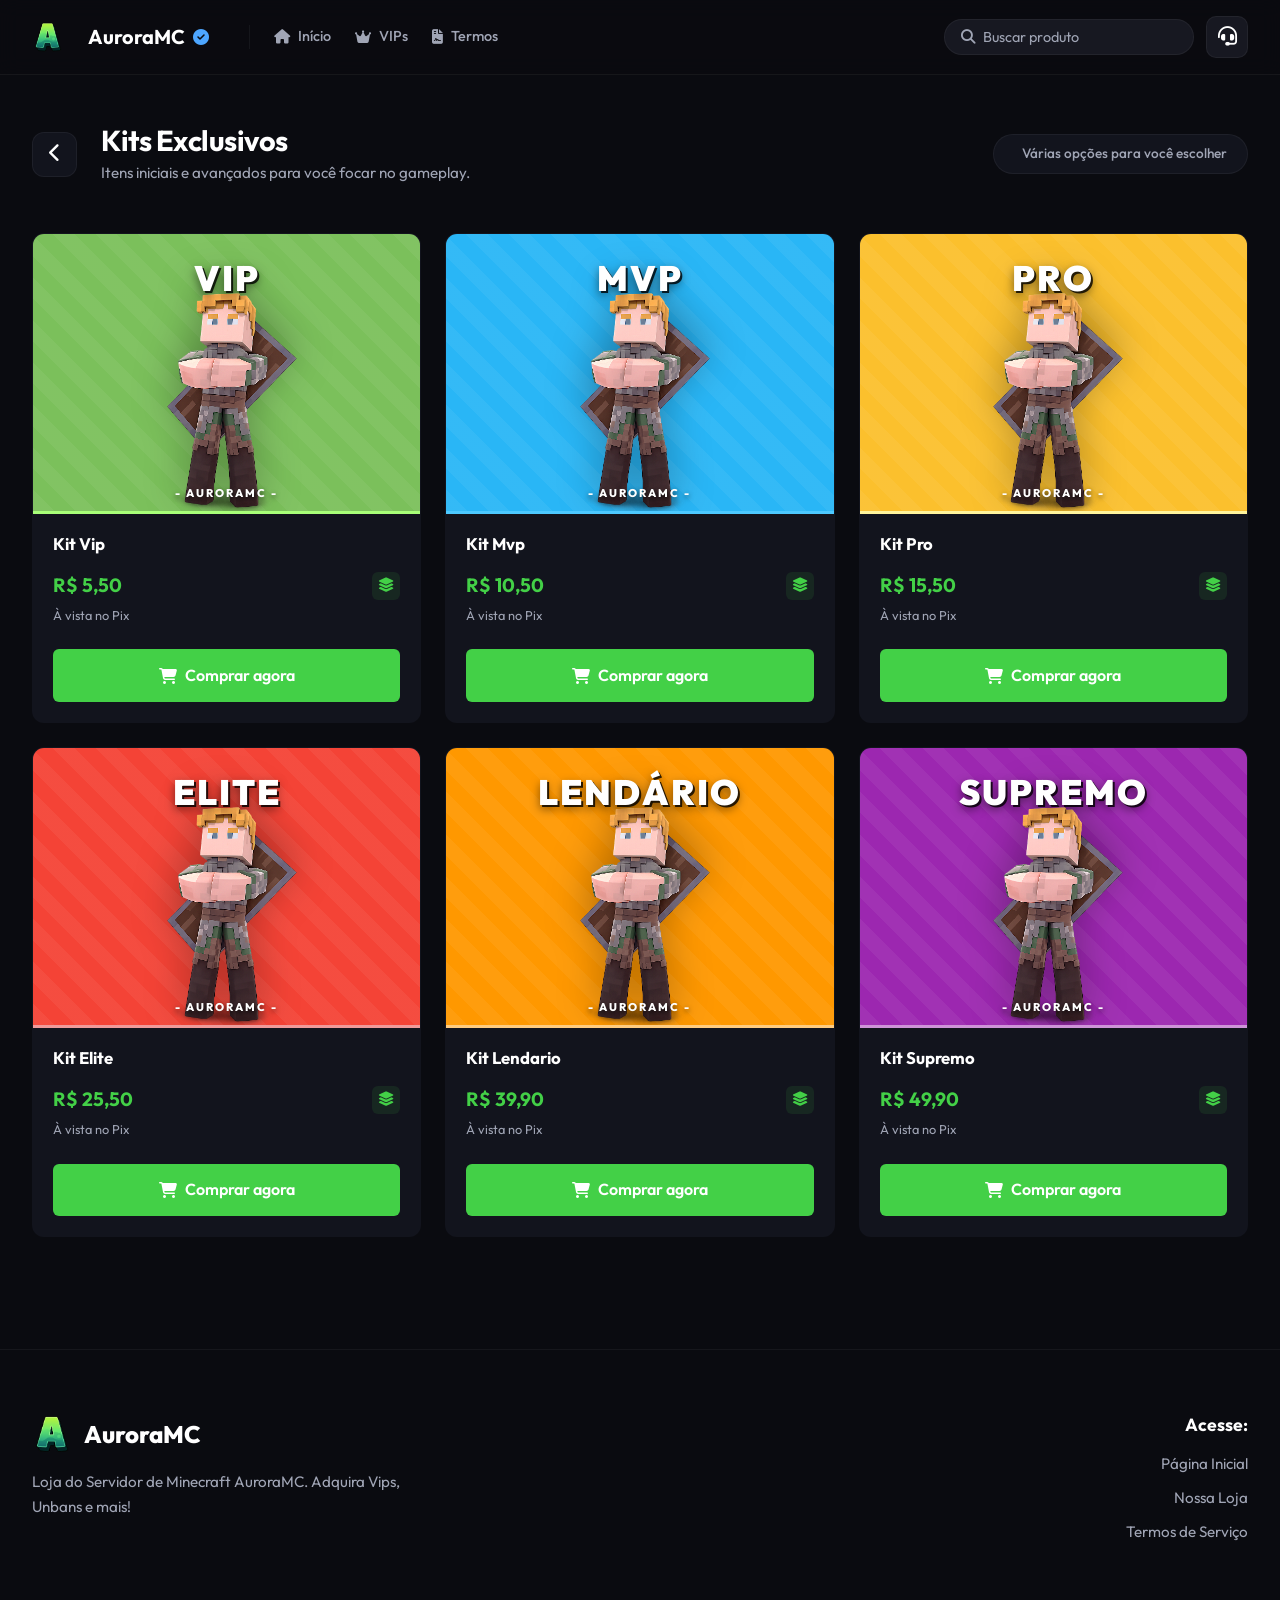
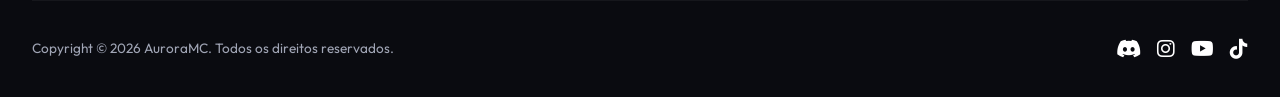
<file: categoria-kits.html>
<!DOCTYPE html>
<html lang="pt-BR">
<head>
    <meta charset="UTF-8">
    <meta name="viewport" content="width=device-width, initial-scale=1.0">
    <title>AuroraMC - Kits</title>
    <meta name="description" content="Adquira kits exclusivos no AuroraMC. Melhore seus itens e ganhe vantagem no melhor servidor de Minecraft Semi Anarquia.">
    <meta name="keywords" content="AuroraMC, Kits, Itens, Minecraft, Semi Anarquia, Servidor de Minecraft, Loja AuroraMC">
    
    <!-- Open Graph / Facebook -->
    <meta property="og:type" content="website">
    <meta property="og:url" content="https://auroramc.net/categoria-kits.html">
    <meta property="og:title" content="AuroraMC - Kits">
    <meta property="og:description" content="Adquira kits exclusivos no AuroraMC. Melhore seus itens e ganhe vantagem no melhor servidor de Minecraft Semi Anarquia.">
    <meta property="og:image" content="https://auroramc.net/images/auroramc.png">

    <!-- Twitter -->
    <meta property="twitter:card" content="summary_large_image">
    <meta property="twitter:url" content="https://auroramc.net/categoria-kits.html">
    <meta property="twitter:title" content="AuroraMC - Kits">
    <meta property="twitter:description" content="Adquira kits exclusivos no AuroraMC. Melhore seus itens e ganhe vantagem no melhor servidor de Minecraft Semi Anarquia.">
    <meta property="twitter:image" content="https://auroramc.net/images/auroramc.png">
    <meta name="description" content="Adquira Kits Exclusivos no AuroraMC.">
    <link rel="preconnect" href="https://fonts.googleapis.com">
    <link rel="preconnect" href="https://fonts.gstatic.com" crossorigin>
    <link href="https://fonts.googleapis.com/css2?family=Outfit:wght@300;400;500;600;700;800;900&display=swap" rel="stylesheet">
    <link rel="stylesheet" href="https://cdnjs.cloudflare.com/ajax/libs/font-awesome/6.4.0/css/all.min.css">
    <link rel="stylesheet" href="style.css">
    <style>
        /* Layout Header da Categoria */
        .category-header { display: flex; justify-content: space-between; align-items: center; padding: 2rem 0; margin-top: 1rem; }
        .category-header-left { display: flex; align-items: center; gap: 1.5rem; }
        .back-btn { background: var(--bg-surface); border: 1px solid var(--border-color); width: 45px; height: 45px; display: flex; align-items: center; justify-content: center; border-radius: 12px; color: var(--text-main); font-size: 1.2rem; transition: var(--transition); }
        .back-btn:hover { background: var(--bg-surface-light); border-color: rgba(255,255,255,0.2); transform: translateX(-3px); }
        .category-title { font-size: 1.8rem; display: flex; align-items: center; gap: 0.75rem; color: var(--text-main); letter-spacing: -0.5px; }
        .category-subtitle { color: var(--text-muted); font-size: 0.95rem; margin-top: 0.2rem; display: block; }
        .header-badge { background: var(--bg-surface); border-radius: 20px; padding: 0.5rem 1.25rem; font-weight: 500; color: var(--text-muted); font-size: 0.85rem; border: 1px solid var(--border-color); display: flex; align-items: center; gap: 0.5rem; }
        .header-badge i { color: var(--primary); }

        /* Products Grid */
        .products-section { padding-bottom: 5rem; }
        .products-grid { display: grid; grid-template-columns: repeat(3, 1fr); gap: 1.5rem; margin-top: 1rem; }
        .product-card { background-color: var(--bg-surface); border: 1px solid transparent; border-radius: 12px; overflow: hidden; display: flex; flex-direction: column; transition: var(--transition); }
        .product-card:hover { border-color: rgba(255, 255, 255, 0.1); transform: translateY(-5px); box-shadow: 0 10px 30px rgba(0, 0, 0, 0.4); }

        /* Product Banner */
        .product-banner { width: 100%; height: 280px; background-color: var(--bg-search); border-bottom: 3px solid var(--border-color); position: relative; display: flex; align-items: flex-end; justify-content: center; overflow: hidden; padding-top: 3rem; }
        .product-banner::before { content: ''; position: absolute; top: 0; left: 0; right: 0; bottom: 0; background-image: repeating-linear-gradient(45deg, rgba(255,255,255,0.05) 0, rgba(255,255,255,0.05) 15px, transparent 15px, transparent 30px); z-index: 1; }
        .banner-rank-title { position: absolute; top: 1rem; left: 0; width: 100%; text-align: center; font-size: 2.2rem; font-weight: 900; text-transform: uppercase; color: white; text-shadow: 0 4px 10px rgba(0,0,0,0.5), 2px 2px 0px rgba(0,0,0,0.8); letter-spacing: 2px; z-index: 3; }
        .banner-bottom-logo { position: absolute; bottom: 0.5rem; left: 0; width: 100%; text-align: center; font-size: 0.7rem; font-weight: 800; color: white; text-transform: uppercase; letter-spacing: 2px; z-index: 3; text-shadow: 0 2px 5px rgba(0,0,0,0.8); }
        .banner-image { width: 90%; height: 100%; object-fit: contain; object-position: bottom; position: relative; z-index: 2; transition: transform 0.4s ease; filter: drop-shadow(0 -10px 20px rgba(0,0,0,0.3)); }
        .product-card:hover .banner-image { transform: scale(1.05); }

        /* Cores exclusivas para cada Produto */
        .product-card.k1 .product-banner { background-color: #7bc05b; border-bottom-color: #a8ff78; }
        .product-card.k2 .product-banner { background-color: #29b6f6; border-bottom-color: #4dc9ff; }
        .product-card.k3 .product-banner { background-color: #fbc02d; border-bottom-color: #fff59d; }
        .product-card.k4 .product-banner { background-color: #f44336; border-bottom-color: #ef9a9a; }
        .product-card.k5 .product-banner { background-color: #ff9800; border-bottom-color: #ffcc80; }
        .product-card.k6 .product-banner { background-color: #9c27b0; border-bottom-color: #ce93d8; }

        /* Product Info */
        .product-info { padding: 1.25rem; display: flex; flex-direction: column; flex-grow: 1; }
        .product-name { font-size: 1.05rem; color: var(--text-main); font-weight: 700; margin-bottom: 1rem; }
        .product-price-row { display: flex; justify-content: space-between; align-items: center; margin-bottom: 0.25rem; }
        .product-price { color: var(--primary); font-size: 1.2rem; font-weight: 700; }
        .price-icon { color: var(--primary); background: rgba(67, 208, 71, 0.1); width: 28px; height: 28px; display: flex; align-items: center; justify-content: center; border-radius: 6px; font-size: 0.9rem; }
        .product-pix { color: var(--text-muted); font-size: 0.8rem; margin-bottom: 1.5rem; }
        .product-btn { width: 100%; margin-top: auto; border-radius: 6px; font-weight: 600; display: flex; align-items: center; justify-content: center; gap: 0.5rem; padding: 0.85rem; background-color: var(--primary); color: white; border: none; cursor: pointer; transition: var(--transition); }
        .product-btn:hover { background-color: var(--primary-hover); transform: translateY(-2px); }
        .product-btn i { font-size: 1rem; }

        /* Responsividade */
        @media (max-width: 1200px) { .products-grid { grid-template-columns: repeat(3, 1fr); } .category-header { padding: 2rem 2rem 1rem 2rem; } .products-grid { padding: 0 2rem 5rem 2rem; } }
        @media (max-width: 900px) { .products-grid { grid-template-columns: repeat(2, 1fr); } .category-header { flex-direction: column; align-items: flex-start; gap: 1rem; } }
        @media (max-width: 600px) { .products-grid { grid-template-columns: 1fr; } }
    </style>
    <link rel="icon" type="image/png" href="images/logo.png">
</head>
<body>
    <header class="navbar">
        <div class="container nav-content">
            <div class="nav-brand">
                <a href="index.html" style="text-decoration: none; display: flex; align-items: center; gap: 1.5rem;">
                    <div class="brand-logo"><img src="images/logo.png" alt="AuroraMC Logo" style="width: 100%; height: 100%; object-fit: contain; border-radius: 8px;"></div>
                    <h1 class="brand-name">AuroraMC <i class="fa-solid fa-circle-check brand-badge"></i></h1>
                </a>
                <div class="nav-links">
                    <a href="index.html" class="nav-link"><i class="fa-solid fa-house"></i> Início</a>
                    <a href="categoria-vips.html" class="nav-link"><i class="fa-solid fa-crown"></i> VIPs</a>
                    <a href="termos.html" class="nav-link"><i class="fa-solid fa-file-contract"></i> Termos</a>
                </div>
            </div>

            <div class="nav-actions">
                <div class="search-bar">
                    <i class="fa-solid fa-magnifying-glass"></i>
                    <input type="text" placeholder="Buscar produto">
                </div>
                <button class="btn-support" id="open-support" title="Suporte">
                    <i class="fa-solid fa-headset"></i>
                </button>
            </div>

            <button class="menu-toggle" id="menu-toggle">
                <i class="fa-solid fa-bars"></i>
            </button>
        </div>
    </header>

    <main class="container">
        <!-- Header da Categoria -->
        <div class="category-header">
            <div class="category-header-left">
                <a href="index.html" class="back-btn"><i class="fa-solid fa-chevron-left"></i></a>
                <div class="category-title-wrap">
                    <h2 class="category-title">Kits Exclusivos</h2>
                    <span class="category-subtitle">Itens iniciais e avançados para você focar no gameplay.</span>
                </div>
            </div>
            <div class="category-header-right">
                <div class="header-badge">
                    <i class="fa-solid fa-sparkles"></i> Várias opções para você escolher
                </div>
            </div>
        </div>

        <section class="products-section">
            <div class="products-grid">
                
                <div class="product-card k1">
                    <div class="product-banner">
                        <div class="banner-rank-title">VIP</div>
                        <img src="images/render.png" alt="Kit VIP" class="banner-image">
                        <div class="banner-bottom-logo">- AURORAMC -</div>
                    </div>
                    <div class="product-info">
                        <h3 class="product-name">Kit Vip</h3>
                        <div class="product-price-row">
                            <span class="product-price">R$ 5,50</span>
                            <div class="price-icon"><i class="fa-solid fa-layer-group"></i></div>
                        </div>
                        <span class="product-pix">À vista no Pix</span>
                        <a href="https://pay.cakto.com.br/3ay5h7c_822637" target="_blank" class="product-btn" style="text-decoration: none;"><i class="fa-solid fa-cart-shopping"></i> Comprar agora</a>
                    </div>
                </div>

                <div class="product-card k2">
                    <div class="product-banner">
                        <div class="banner-rank-title">MVP</div>
                        <img src="images/render.png" alt="Kit MVP" class="banner-image">
                        <div class="banner-bottom-logo">- AURORAMC -</div>
                    </div>
                    <div class="product-info">
                        <h3 class="product-name">Kit Mvp</h3>
                        <div class="product-price-row">
                            <span class="product-price">R$ 10,50</span>
                            <div class="price-icon"><i class="fa-solid fa-layer-group"></i></div>
                        </div>
                        <span class="product-pix">À vista no Pix</span>
                        <a href="https://pay.cakto.com.br/6th782p" target="_blank" class="product-btn" style="text-decoration: none;"><i class="fa-solid fa-cart-shopping"></i> Comprar agora</a>
                    </div>
                </div>

                <div class="product-card k3">
                    <div class="product-banner">
                        <div class="banner-rank-title">PRO</div>
                        <img src="images/render.png" alt="Kit PRO" class="banner-image">
                        <div class="banner-bottom-logo">- AURORAMC -</div>
                    </div>
                    <div class="product-info">
                        <h3 class="product-name">Kit Pro</h3>
                        <div class="product-price-row">
                            <span class="product-price">R$ 15,50</span>
                            <div class="price-icon"><i class="fa-solid fa-layer-group"></i></div>
                        </div>
                        <span class="product-pix">À vista no Pix</span>
                        <a href="https://pay.cakto.com.br/3ddve27" target="_blank" class="product-btn" style="text-decoration: none;"><i class="fa-solid fa-cart-shopping"></i> Comprar agora</a>
                    </div>
                </div>

                <div class="product-card k4">
                    <div class="product-banner">
                        <div class="banner-rank-title">ELITE</div>
                        <img src="images/render.png" alt="Kit ELITE" class="banner-image">
                        <div class="banner-bottom-logo">- AURORAMC -</div>
                    </div>
                    <div class="product-info">
                        <h3 class="product-name">Kit Elite</h3>
                        <div class="product-price-row">
                            <span class="product-price">R$ 25,50</span>
                            <div class="price-icon"><i class="fa-solid fa-layer-group"></i></div>
                        </div>
                        <span class="product-pix">À vista no Pix</span>
                        <a href="https://pay.cakto.com.br/3aax9bp" target="_blank" class="product-btn" style="text-decoration: none;"><i class="fa-solid fa-cart-shopping"></i> Comprar agora</a>
                    </div>
                </div>

                <div class="product-card k5">
                    <div class="product-banner">
                        <div class="banner-rank-title">LENDÁRIO</div>
                        <img src="images/render.png" alt="Kit LENDÁRIO" class="banner-image">
                        <div class="banner-bottom-logo">- AURORAMC -</div>
                    </div>
                    <div class="product-info">
                        <h3 class="product-name">Kit Lendario</h3>
                        <div class="product-price-row">
                            <span class="product-price">R$ 39,90</span>
                            <div class="price-icon"><i class="fa-solid fa-layer-group"></i></div>
                        </div>
                        <span class="product-pix">À vista no Pix</span>
                        <a href="https://pay.cakto.com.br/sfucb4e" target="_blank" class="product-btn" style="text-decoration: none;"><i class="fa-solid fa-cart-shopping"></i> Comprar agora</a>
                    </div>
                </div>

                <div class="product-card k6">
                    <div class="product-banner">
                        <div class="banner-rank-title">SUPREMO</div>
                        <img src="images/render.png" alt="Kit SUPREMO" class="banner-image">
                        <div class="banner-bottom-logo">- AURORAMC -</div>
                    </div>
                    <div class="product-info">
                        <h3 class="product-name">Kit Supremo</h3>
                        <div class="product-price-row">
                            <span class="product-price">R$ 49,90</span>
                            <div class="price-icon"><i class="fa-solid fa-layer-group"></i></div>
                        </div>
                        <span class="product-pix">À vista no Pix</span>
                        <a href="https://pay.cakto.com.br/w74dwqv" target="_blank" class="product-btn" style="text-decoration: none;"><i class="fa-solid fa-cart-shopping"></i> Comprar agora</a>
                    </div>
                </div>

            </div>
        </section>
    </main>

    <!-- Footer -->
    <footer class="footer">
        <div class="container footer-content">
            <div class="footer-top">
                <div class="footer-brand-info">
                    <div class="footer-brand">
                        <img src="images/logo.png" alt="AuroraMC Logo" class="footer-logo">
                        <span class="footer-name">AuroraMC</span>
                    </div>
                    <p class="footer-desc">Loja do Servidor de Minecraft AuroraMC. Adquira Vips, Unbans e mais!</p>
                </div>
                <div class="footer-links-group">
                    <h4 class="footer-title">Acesse:</h4>
                    <ul class="footer-links">
                        <li><a href="index.html">Página Inicial</a></li>
                        <li><a href="index.html">Nossa Loja</a></li>
                        <li><a href="termos.html">Termos de Serviço</a></li>
                    </ul>
                </div>
            </div>
            <div class="footer-bottom">
                <p class="copyright">Copyright &copy; 2026 AuroraMC. Todos os direitos reservados.</p>
                <div class="social-links">
                    <a href="https://discord.gg/A7GQ67MZE3" aria-label="Discord"><i class="fa-brands fa-discord"></i></a>
                    <a href="https://www.instagram.com/redeauroramc" aria-label="Instagram"><i class="fa-brands fa-instagram"></i></a>
                    <a href="https://www.youtube.com/@redeauroramc1" aria-label="YouTube"><i class="fa-brands fa-youtube"></i></a>
                    <a href="https://www.tiktok.com/@redeauroramc" aria-label="TikTok"><i class="fa-brands fa-tiktok"></i></a>
                </div>
            </div>
        </div>
    </footer>
    <script src="main.js"></script>
</body>
</html>
</file>
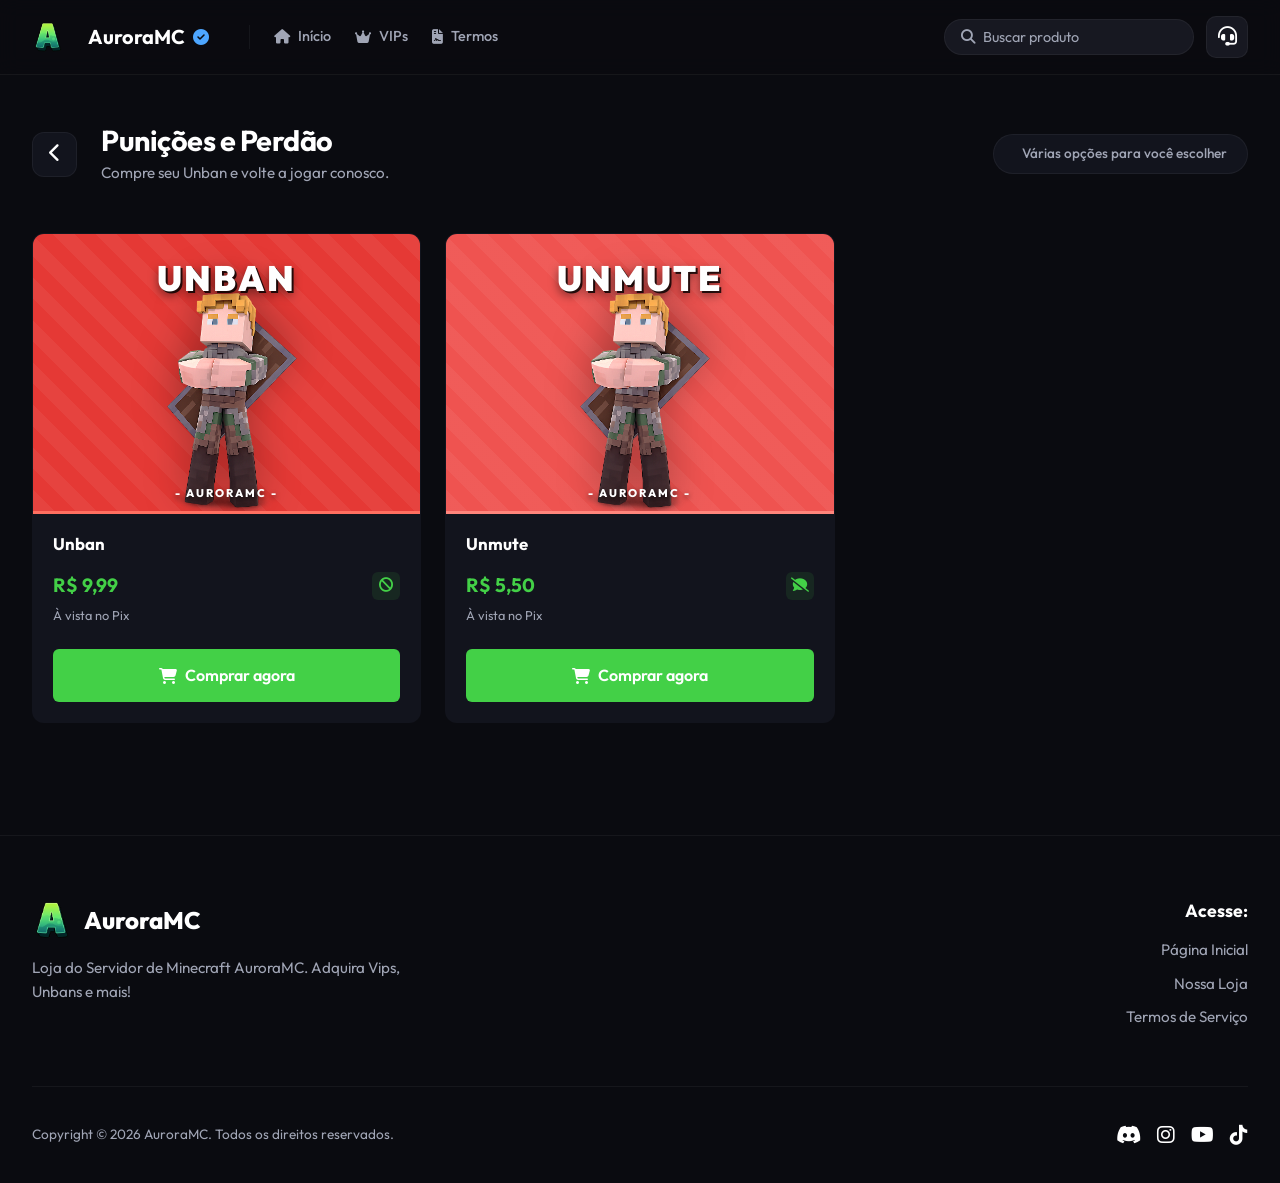
<file: categoria-punicoes.html>
<!DOCTYPE html>
<html lang="pt-BR">
<head>
    <meta charset="UTF-8">
    <meta name="viewport" content="width=device-width, initial-scale=1.0">
    <title>AuroraMC - Punições</title>
    <meta name="description" content="Viu algo de errado? Adquira revisões de punições ou unbans no AuroraMC. O melhor servidor de Minecraft Semi Anarquia.">
    <meta name="keywords" content="AuroraMC, Punições, Unban, Minecraft, Semi Anarquia, Servidor de Minecraft, Loja AuroraMC">
    
    <!-- Open Graph / Facebook -->
    <meta property="og:type" content="website">
    <meta property="og:url" content="https://auroramc.net/categoria-punicoes.html">
    <meta property="og:title" content="AuroraMC - Punições">
    <meta property="og:description" content="Viu algo de errado? Adquira revisões de punições ou unbans no AuroraMC. O melhor servidor de Minecraft Semi Anarquia.">
    <meta property="og:image" content="https://auroramc.net/images/auroramc.png">

    <!-- Twitter -->
    <meta property="twitter:card" content="summary_large_image">
    <meta property="twitter:url" content="https://auroramc.net/categoria-punicoes.html">
    <meta property="twitter:title" content="AuroraMC - Punições">
    <meta property="twitter:description" content="Viu algo de errado? Adquira revisões de punições ou unbans no AuroraMC. O melhor servidor de Minecraft Semi Anarquia.">
    <meta property="twitter:image" content="https://auroramc.net/images/auroramc.png">
    <meta name="description" content="Remova suas punições no AuroraMC.">
    <link rel="preconnect" href="https://fonts.googleapis.com">
    <link rel="preconnect" href="https://fonts.gstatic.com" crossorigin>
    <link href="https://fonts.googleapis.com/css2?family=Outfit:wght@300;400;500;600;700;800;900&display=swap" rel="stylesheet">
    <link rel="stylesheet" href="https://cdnjs.cloudflare.com/ajax/libs/font-awesome/6.4.0/css/all.min.css">
    <link rel="stylesheet" href="style.css">
    <style>
        /* Layout Header da Categoria */
        .category-header { display: flex; justify-content: space-between; align-items: center; padding: 2rem 0; margin-top: 1rem; }
        .category-header-left { display: flex; align-items: center; gap: 1.5rem; }
        .back-btn { background: var(--bg-surface); border: 1px solid var(--border-color); width: 45px; height: 45px; display: flex; align-items: center; justify-content: center; border-radius: 12px; color: var(--text-main); font-size: 1.2rem; transition: var(--transition); }
        .back-btn:hover { background: var(--bg-surface-light); border-color: rgba(255,255,255,0.2); transform: translateX(-3px); }
        .category-title { font-size: 1.8rem; display: flex; align-items: center; gap: 0.75rem; color: var(--text-main); letter-spacing: -0.5px; }
        .category-subtitle { color: var(--text-muted); font-size: 0.95rem; margin-top: 0.2rem; display: block; }
        .header-badge { background: var(--bg-surface); border-radius: 20px; padding: 0.5rem 1.25rem; font-weight: 500; color: var(--text-muted); font-size: 0.85rem; border: 1px solid var(--border-color); display: flex; align-items: center; gap: 0.5rem; }
        .header-badge i { color: var(--primary); }

        /* Products Grid */
        .products-section { padding-bottom: 5rem; }
        .products-grid { display: grid; grid-template-columns: repeat(3, 1fr); gap: 1.5rem; margin-top: 1rem; }
        .product-card { background-color: var(--bg-surface); border: 1px solid transparent; border-radius: 12px; overflow: hidden; display: flex; flex-direction: column; transition: var(--transition); }
        .product-card:hover { border-color: rgba(255, 255, 255, 0.1); transform: translateY(-5px); box-shadow: 0 10px 30px rgba(0, 0, 0, 0.4); }

        /* Product Banner */
        .product-banner { width: 100%; height: 280px; background-color: var(--bg-search); border-bottom: 3px solid var(--border-color); position: relative; display: flex; align-items: flex-end; justify-content: center; overflow: hidden; padding-top: 3rem; }
        .product-banner::before { content: ''; position: absolute; top: 0; left: 0; right: 0; bottom: 0; background-image: repeating-linear-gradient(45deg, rgba(255,255,255,0.05) 0, rgba(255,255,255,0.05) 15px, transparent 15px, transparent 30px); z-index: 1; }
        .banner-rank-title { position: absolute; top: 1rem; left: 0; width: 100%; text-align: center; font-size: 2.2rem; font-weight: 900; text-transform: uppercase; color: white; text-shadow: 0 4px 10px rgba(0,0,0,0.5), 2px 2px 0px rgba(0,0,0,0.8); letter-spacing: 2px; z-index: 3; }
        .banner-bottom-logo { position: absolute; bottom: 0.5rem; left: 0; width: 100%; text-align: center; font-size: 0.7rem; font-weight: 800; color: white; text-transform: uppercase; letter-spacing: 2px; z-index: 3; text-shadow: 0 2px 5px rgba(0,0,0,0.8); }
        .banner-image { width: 90%; height: 100%; object-fit: contain; object-position: bottom; position: relative; z-index: 2; transition: transform 0.4s ease; filter: drop-shadow(0 -10px 20px rgba(0,0,0,0.3)); }
        .product-card:hover .banner-image { transform: scale(1.05); }

        /* Cores exclusivas para cada Produto (Punições: vermelhos e escuros) */
        .product-card.p1 .product-banner { background-color: #ef5350; border-bottom-color: #ff867c; }
        .product-card.p2 .product-banner { background-color: #e53935; border-bottom-color: #ff6f60; }
        .product-card.p3 .product-banner { background-color: #c62828; border-bottom-color: #ff5f52; }
        .product-card.p4 .product-banner { background-color: #b71c1c; border-bottom-color: #f05545; }

        /* Product Info */
        .product-info { padding: 1.25rem; display: flex; flex-direction: column; flex-grow: 1; }
        .product-name { font-size: 1.05rem; color: var(--text-main); font-weight: 700; margin-bottom: 1rem; }
        .product-price-row { display: flex; justify-content: space-between; align-items: center; margin-bottom: 0.25rem; }
        .product-price { color: var(--primary); font-size: 1.2rem; font-weight: 700; }
        .price-icon { color: var(--primary); background: rgba(67, 208, 71, 0.1); width: 28px; height: 28px; display: flex; align-items: center; justify-content: center; border-radius: 6px; font-size: 0.9rem; }
        .product-pix { color: var(--text-muted); font-size: 0.8rem; margin-bottom: 1.5rem; }
        .product-btn { width: 100%; margin-top: auto; border-radius: 6px; font-weight: 600; display: flex; align-items: center; justify-content: center; gap: 0.5rem; padding: 0.85rem; background-color: var(--primary); color: white; border: none; cursor: pointer; transition: var(--transition); }
        .product-btn:hover { background-color: var(--primary-hover); transform: translateY(-2px); }
        .product-btn i { font-size: 1rem; }

        /* Responsividade */
        @media (max-width: 1200px) { .products-grid { grid-template-columns: repeat(3, 1fr); } .category-header { padding: 2rem 2rem 1rem 2rem; } .products-grid { padding: 0 2rem 5rem 2rem; } }
        @media (max-width: 900px) { .products-grid { grid-template-columns: repeat(2, 1fr); } .category-header { flex-direction: column; align-items: flex-start; gap: 1rem; } }
        @media (max-width: 600px) { .products-grid { grid-template-columns: 1fr; } }
    </style>
    <link rel="icon" type="image/png" href="images/logo.png">
</head>
<body>
    <header class="navbar">
        <div class="container nav-content">
            <div class="nav-brand">
                <a href="index.html" style="text-decoration: none; display: flex; align-items: center; gap: 1.5rem;">
                    <div class="brand-logo"><img src="images/logo.png" alt="AuroraMC Logo" style="width: 100%; height: 100%; object-fit: contain; border-radius: 8px;"></div>
                    <h1 class="brand-name">AuroraMC <i class="fa-solid fa-circle-check brand-badge"></i></h1>
                </a>
                <div class="nav-links">
                    <a href="index.html" class="nav-link"><i class="fa-solid fa-house"></i> Início</a>
                    <a href="categoria-vips.html" class="nav-link"><i class="fa-solid fa-crown"></i> VIPs</a>
                    <a href="termos.html" class="nav-link"><i class="fa-solid fa-file-contract"></i> Termos</a>
                </div>
            </div>

            <div class="nav-actions">
                <div class="search-bar">
                    <i class="fa-solid fa-magnifying-glass"></i>
                    <input type="text" placeholder="Buscar produto">
                </div>
                <button class="btn-support" id="open-support" title="Suporte">
                    <i class="fa-solid fa-headset"></i>
                </button>
            </div>

            <button class="menu-toggle" id="menu-toggle">
                <i class="fa-solid fa-bars"></i>
            </button>
        </div>
    </header>

    <main class="container">
        <!-- Header da Categoria -->
        <div class="category-header">
            <div class="category-header-left">
                <a href="index.html" class="back-btn"><i class="fa-solid fa-chevron-left"></i></a>
                <div class="category-title-wrap">
                    <h2 class="category-title">Punições e Perdão</h2>
                    <span class="category-subtitle">Compre seu Unban e volte a jogar conosco.</span>
                </div>
            </div>
            <div class="category-header-right">
                <div class="header-badge">
                    <i class="fa-solid fa-sparkles"></i> Várias opções para você escolher
                </div>
            </div>
        </div>

        <section class="products-section">
            <div class="products-grid">
                
                <!-- UNBAN -->
                <div class="product-card p2">
                    <div class="product-banner">
                        <div class="banner-rank-title">UNBAN</div>
                        <img src="images/render.png" alt="Unban" class="banner-image">
                        <div class="banner-bottom-logo">- AURORAMC -</div>
                    </div>
                    <div class="product-info">
                        <h3 class="product-name">Unban</h3>
                        <div class="product-price-row">
                            <span class="product-price">R$ 9,99</span>
                            <div class="price-icon"><i class="fa-solid fa-ban"></i></div>
                        </div>
                        <span class="product-pix">À vista no Pix</span>
                        <a href="https://pay.cakto.com.br/38dc5bc_822696" target="_blank" class="product-btn" style="text-decoration: none;"><i class="fa-solid fa-cart-shopping"></i> Comprar agora</a>
                    </div>
                </div>

                <!-- UNMUTE -->
                <div class="product-card p1">
                    <div class="product-banner">
                        <div class="banner-rank-title">UNMUTE</div>
                        <img src="images/render.png" alt="Unmute" class="banner-image">
                        <div class="banner-bottom-logo">- AURORAMC -</div>
                    </div>
                    <div class="product-info">
                        <h3 class="product-name">Unmute</h3>
                        <div class="product-price-row">
                            <span class="product-price">R$ 5,50</span>
                            <div class="price-icon"><i class="fa-solid fa-comment-slash"></i></div>
                        </div>
                        <span class="product-pix">À vista no Pix</span>
                        <a href="https://pay.cakto.com.br/kpsxtrm" target="_blank" class="product-btn" style="text-decoration: none;"><i class="fa-solid fa-cart-shopping"></i> Comprar agora</a>
                    </div>
                </div>

            </div>
        </section>
    </main>

    <!-- Footer -->
    <footer class="footer">
        <div class="container footer-content">
            <div class="footer-top">
                <div class="footer-brand-info">
                    <div class="footer-brand">
                        <img src="images/logo.png" alt="AuroraMC Logo" class="footer-logo">
                        <span class="footer-name">AuroraMC</span>
                    </div>
                    <p class="footer-desc">Loja do Servidor de Minecraft AuroraMC. Adquira Vips, Unbans e mais!</p>
                </div>
                <div class="footer-links-group">
                    <h4 class="footer-title">Acesse:</h4>
                    <ul class="footer-links">
                        <li><a href="index.html">Página Inicial</a></li>
                        <li><a href="index.html">Nossa Loja</a></li>
                        <li><a href="termos.html">Termos de Serviço</a></li>
                    </ul>
                </div>
            </div>
            <div class="footer-bottom">
                <p class="copyright">Copyright &copy; 2026 AuroraMC. Todos os direitos reservados.</p>
                <div class="social-links">
                    <a href="https://discord.gg/A7GQ67MZE3" aria-label="Discord"><i class="fa-brands fa-discord"></i></a>
                    <a href="https://www.instagram.com/redeauroramc" aria-label="Instagram"><i class="fa-brands fa-instagram"></i></a>
                    <a href="https://www.youtube.com/@redeauroramc1" aria-label="YouTube"><i class="fa-brands fa-youtube"></i></a>
                    <a href="https://www.tiktok.com/@redeauroramc" aria-label="TikTok"><i class="fa-brands fa-tiktok"></i></a>
                </div>
            </div>
        </div>
    </footer>
    <script src="main.js"></script>
</body>
</html>
</file>
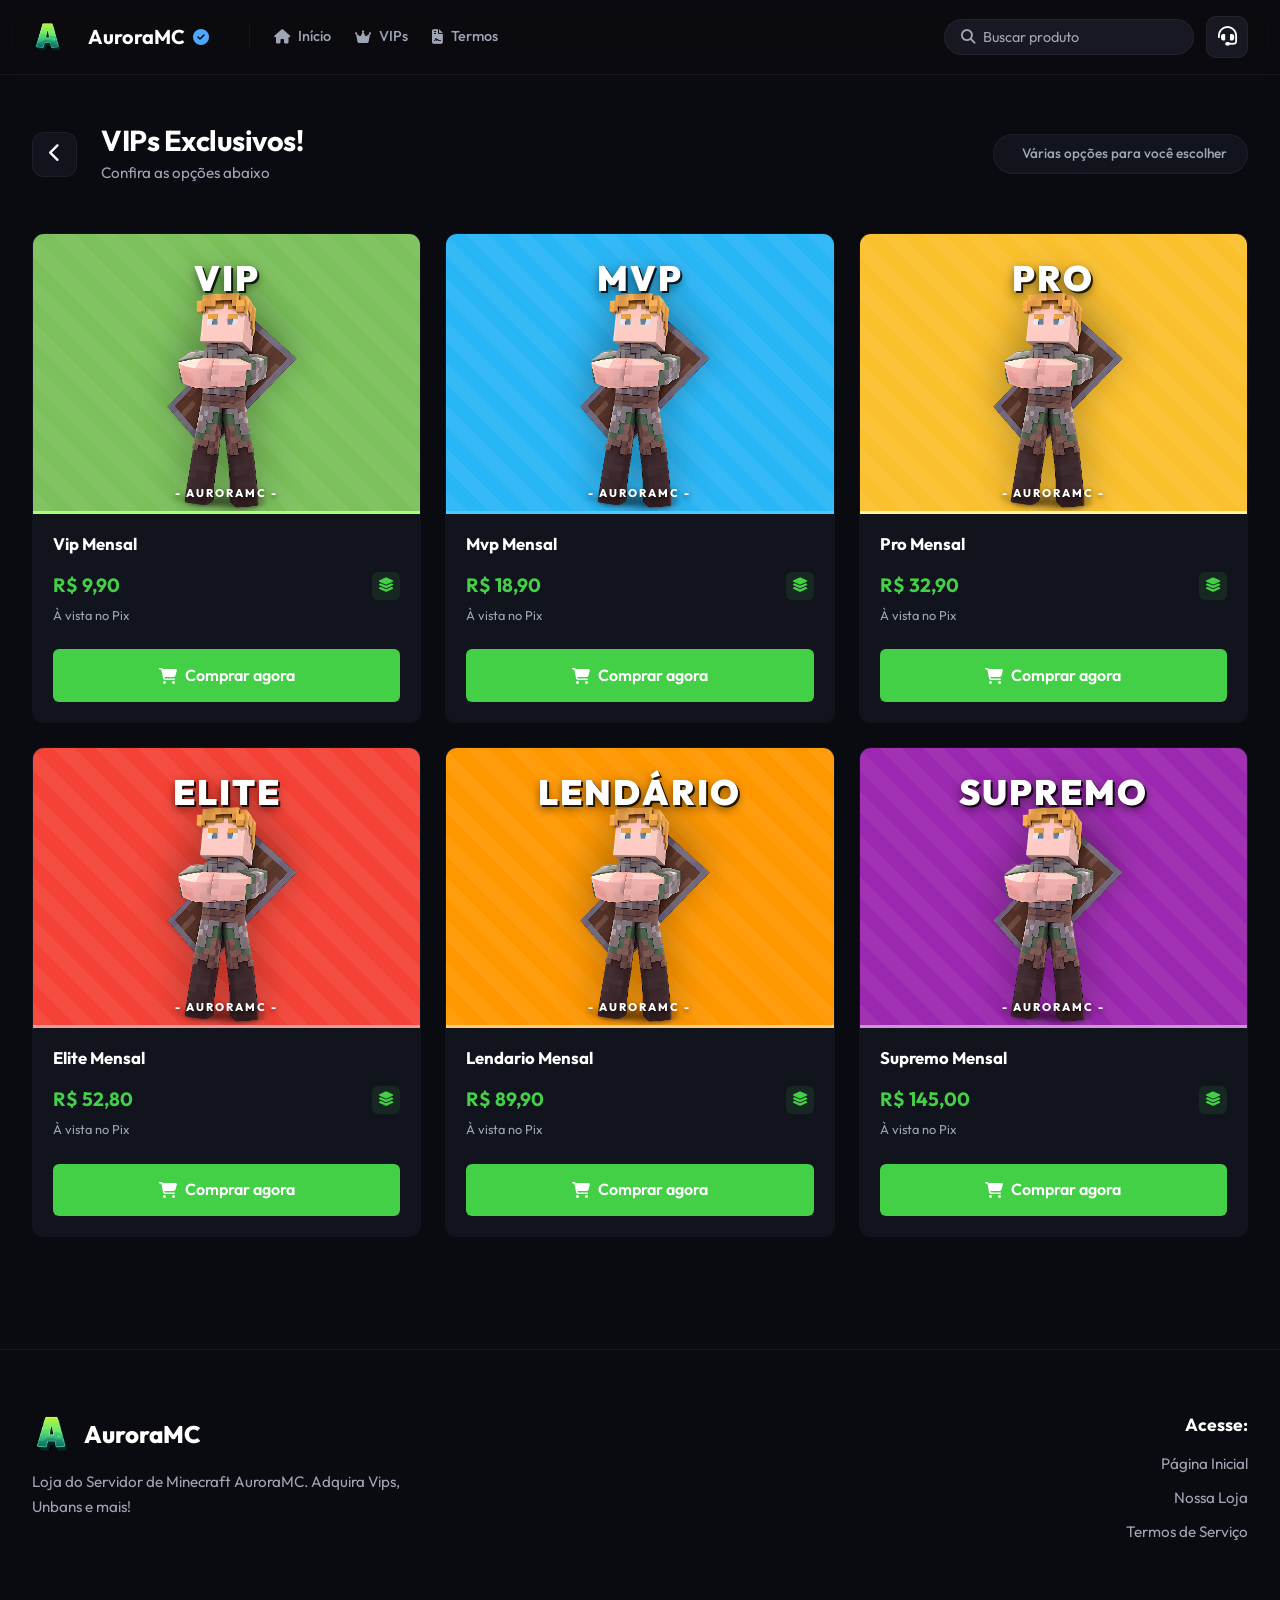
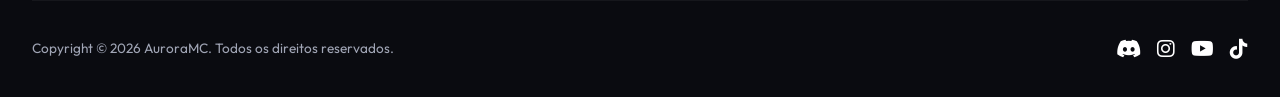
<file: categoria-vips.html>
<!DOCTYPE html>
<html lang="pt-BR">
<head>
    <meta charset="UTF-8">
    <meta name="viewport" content="width=device-width, initial-scale=1.0">
    <title>AuroraMC - VIPs</title>
    <meta name="description" content="Adquira seu plano VIP no AuroraMC. O melhor servidor de Minecraft Semi Anarquia.">
    <meta name="keywords" content="AuroraMC, VIP, Minecraft, Semi Anarquia, Servidor de Minecraft, Loja AuroraMC">
    
    <!-- Open Graph / Facebook -->
    <meta property="og:type" content="website">
    <meta property="og:url" content="https://auroramc.net/categoria-vips.html">
    <meta property="og:title" content="AuroraMC - VIPs">
    <meta property="og:description" content="Adquira seu plano VIP no AuroraMC. O melhor servidor de Minecraft Semi Anarquia.">
    <meta property="og:image" content="https://auroramc.net/images/auroramc.png">

    <!-- Twitter -->
    <meta property="twitter:card" content="summary_large_image">
    <meta property="twitter:url" content="https://auroramc.net/categoria-vips.html">
    <meta property="twitter:title" content="AuroraMC - VIPs">
    <meta property="twitter:description" content="Adquira seu plano VIP no AuroraMC. O melhor servidor de Minecraft Semi Anarquia.">
    <meta property="twitter:image" content="https://auroramc.net/images/auroramc.png">
    <link rel="preconnect" href="https://fonts.googleapis.com">
    <link rel="preconnect" href="https://fonts.gstatic.com" crossorigin>
    <link href="https://fonts.googleapis.com/css2?family=Outfit:wght@300;400;500;600;700;800;900&display=swap" rel="stylesheet">
    <link rel="stylesheet" href="https://cdnjs.cloudflare.com/ajax/libs/font-awesome/6.4.0/css/all.min.css">
    <link rel="stylesheet" href="style.css">
    <style>
        /* Layout Header da Categoria */
        .category-header {
            display: flex;
            justify-content: space-between;
            align-items: center;
            padding: 2rem 0;
            margin-top: 1rem;
        }

        .category-header-left {
            display: flex;
            align-items: center;
            gap: 1.5rem;
        }

        .back-btn {
            background: var(--bg-surface);
            border: 1px solid var(--border-color);
            width: 45px;
            height: 45px;
            display: flex;
            align-items: center;
            justify-content: center;
            border-radius: 12px;
            color: var(--text-main);
            font-size: 1.2rem;
            transition: var(--transition);
        }

        .back-btn:hover {
            background: var(--bg-surface-light);
            border-color: rgba(255,255,255,0.2);
            transform: translateX(-3px);
        }

        .category-title {
            font-size: 1.8rem;
            display: flex;
            align-items: center;
            gap: 0.75rem;
            color: var(--text-main);
            letter-spacing: -0.5px;
        }

        .category-subtitle {
            color: var(--text-muted);
            font-size: 0.95rem;
            margin-top: 0.2rem;
            display: block;
        }

        .header-badge {
            background: var(--bg-surface);
            border-radius: 20px;
            padding: 0.5rem 1.25rem;
            font-weight: 500;
            color: var(--text-muted);
            font-size: 0.85rem;
            border: 1px solid var(--border-color);
            display: flex;
            align-items: center;
            gap: 0.5rem;
        }
        
        .header-badge i {
            color: var(--primary);
        }

        /* Products Grid */
        .products-section {
            padding-bottom: 5rem;
        }

        .products-grid {
            display: grid;
            grid-template-columns: repeat(3, 1fr);
            gap: 1.5rem;
            margin-top: 1rem;
        }

        .product-card {
            background-color: var(--bg-surface);
            border: 1px solid transparent;
            border-radius: 12px;
            overflow: hidden;
            display: flex;
            flex-direction: column;
            transition: var(--transition);
        }

        .product-card:hover {
            border-color: rgba(255, 255, 255, 0.1);
            transform: translateY(-5px);
            box-shadow: 0 10px 30px rgba(0, 0, 0, 0.4);
        }

        /* Product Banner */
        .product-banner {
            width: 100%;
            height: 280px;
            background-color: var(--bg-search);
            border-bottom: 3px solid var(--border-color);
            position: relative;
            display: flex;
            align-items: flex-end;
            justify-content: center;
            overflow: hidden;
            padding-top: 3rem;
        }

        /* Banner pattern overlay */
        .product-banner::before {
            content: '';
            position: absolute;
            top: 0; left: 0; right: 0; bottom: 0;
            background-image: repeating-linear-gradient(45deg, rgba(255,255,255,0.05) 0, rgba(255,255,255,0.05) 15px, transparent 15px, transparent 30px);
            z-index: 1;
        }

        .banner-rank-title {
            position: absolute;
            top: 1rem;
            left: 0;
            width: 100%;
            text-align: center;
            font-size: 2.2rem;
            font-weight: 900;
            text-transform: uppercase;
            color: white;
            text-shadow: 0 4px 10px rgba(0,0,0,0.5), 2px 2px 0px rgba(0,0,0,0.8);
            letter-spacing: 2px;
            z-index: 3;
        }
        
        .banner-bottom-logo {
            position: absolute;
            bottom: 0.5rem;
            left: 0;
            width: 100%;
            text-align: center;
            font-size: 0.7rem;
            font-weight: 800;
            color: white;
            text-transform: uppercase;
            letter-spacing: 2px;
            z-index: 3;
            text-shadow: 0 2px 5px rgba(0,0,0,0.8);
        }

        .banner-image {
            width: 90%;
            height: 100%;
            object-fit: contain;
            object-position: bottom;
            position: relative;
            z-index: 2;
            transition: transform 0.4s ease;
            filter: drop-shadow(0 -10px 20px rgba(0,0,0,0.3));
        }

        .product-card:hover .banner-image {
            transform: scale(1.05);
        }

        /* Cores exclusivas para cada VIP */
        .product-card.vip .product-banner { background-color: #7bc05b; border-bottom-color: #a8ff78; }
        .product-card.mvp .product-banner { background-color: #29b6f6; border-bottom-color: #4dc9ff; }
        .product-card.pro .product-banner { background-color: #fbc02d; border-bottom-color: #fff59d; }
        .product-card.elite .product-banner { background-color: #f44336; border-bottom-color: #ef9a9a; }
        .product-card.lendario .product-banner { background-color: #ff9800; border-bottom-color: #ffcc80; }
        .product-card.supremo .product-banner { background-color: #9c27b0; border-bottom-color: #ce93d8; }

        /* Product Info */
        .product-info {
            padding: 1.25rem;
            display: flex;
            flex-direction: column;
            flex-grow: 1;
        }

        .product-name {
            font-size: 1.05rem;
            color: var(--text-main);
            font-weight: 700;
            margin-bottom: 1rem;
        }

        .product-price-row {
            display: flex;
            justify-content: space-between;
            align-items: center;
            margin-bottom: 0.25rem;
        }

        .product-price {
            color: var(--primary); /* Verde padrão do site */
            font-size: 1.2rem;
            font-weight: 700;
        }

        .price-icon {
            color: var(--primary);
            background: rgba(67, 208, 71, 0.1);
            width: 28px;
            height: 28px;
            display: flex;
            align-items: center;
            justify-content: center;
            border-radius: 6px;
            font-size: 0.9rem;
        }

        .product-pix {
            color: var(--text-muted);
            font-size: 0.8rem;
            margin-bottom: 1.5rem;
        }

        .product-btn {
            width: 100%;
            margin-top: auto;
            border-radius: 6px;
            font-weight: 600;
            display: flex;
            align-items: center;
            justify-content: center;
            gap: 0.5rem;
            padding: 0.85rem;
            background-color: var(--primary); /* Verde */
            color: white;
            border: none;
            cursor: pointer;
            transition: var(--transition);
        }

        .product-btn:hover {
            background-color: var(--primary-hover);
            transform: translateY(-2px);
        }
        
        .product-btn i {
            font-size: 1rem;
        }

        /* Responsividade */
        @media (max-width: 1200px) {
            .products-grid { grid-template-columns: repeat(3, 1fr); }
            .category-header { padding: 2rem 2rem 1rem 2rem; }
            .products-grid { padding: 0 2rem 5rem 2rem; }
        }

        @media (max-width: 900px) {
            .products-grid { grid-template-columns: repeat(2, 1fr); }
            .category-header { flex-direction: column; align-items: flex-start; gap: 1rem; }
        }

        @media (max-width: 600px) {
            .products-grid { grid-template-columns: 1fr; }
        }
    </style>
    <link rel="icon" type="image/png" href="images/logo.png">
</head>
<body>
    <!-- Navbar padrão (igual as outras páginas) -->
    <header class="navbar">
        <div class="container nav-content">
            <div class="nav-brand">
                <a href="index.html" style="text-decoration: none; display: flex; align-items: center; gap: 1.5rem;">
                    <div class="brand-logo"><img src="images/logo.png" alt="AuroraMC Logo" style="width: 100%; height: 100%; object-fit: contain; border-radius: 8px;"></div>
                    <h1 class="brand-name">AuroraMC <i class="fa-solid fa-circle-check brand-badge"></i></h1>
                </a>
                <div class="nav-links">
                    <a href="index.html" class="nav-link"><i class="fa-solid fa-house"></i> Início</a>
                    <a href="categoria-vips.html" class="nav-link"><i class="fa-solid fa-crown"></i> VIPs</a>
                    <a href="termos.html" class="nav-link"><i class="fa-solid fa-file-contract"></i> Termos</a>
                </div>
            </div>

            <div class="nav-actions">
                <div class="search-bar">
                    <i class="fa-solid fa-magnifying-glass"></i>
                    <input type="text" placeholder="Buscar produto">
                </div>
                <button class="btn-support" id="open-support" title="Suporte">
                    <i class="fa-solid fa-headset"></i>
                </button>
            </div>

            <button class="menu-toggle" id="menu-toggle">
                <i class="fa-solid fa-bars"></i>
            </button>
        </div>
    </header>

    <main class="container">
        <!-- Header da Categoria -->
        <div class="category-header">
            <div class="category-header-left">
                <a href="index.html" class="back-btn"><i class="fa-solid fa-chevron-left"></i></a>
                <div class="category-title-wrap">
                    <h2 class="category-title">VIPs Exclusivos!</h2>
                    <span class="category-subtitle">Confira as opções abaixo</span>
                </div>
            </div>
            <div class="category-header-right">
                <div class="header-badge">
                    <i class="fa-solid fa-sparkles"></i> Várias opções para você escolher
                </div>
            </div>
        </div>

        <section class="products-section">
            <div class="products-grid">
                
                <!-- VIP -->
                <div class="product-card vip">
                    <div class="product-banner">
                        <div class="banner-rank-title">VIP</div>
                        <img src="images/render.png" alt="Personagem VIP" class="banner-image">
                        <div class="banner-bottom-logo">- AURORAMC -</div>
                    </div>
                    <div class="product-info">
                        <h3 class="product-name">Vip Mensal</h3>
                        <div class="product-price-row">
                            <span class="product-price">R$ 9,90</span>
                            <div class="price-icon"><i class="fa-solid fa-layer-group"></i></div>
                        </div>
                        <span class="product-pix">À vista no Pix</span>
                        <a href="https://pay.cakto.com.br/3ba4hop_822205" target="_blank" class="product-btn" style="text-decoration: none;"><i class="fa-solid fa-cart-shopping"></i> Comprar agora</a>
                    </div>
                </div>

                <!-- MVP -->
                <div class="product-card mvp">
                    <div class="product-banner">
                        <div class="banner-rank-title">MVP</div>
                        <img src="images/render.png" alt="Personagem MVP" class="banner-image">
                        <div class="banner-bottom-logo">- AURORAMC -</div>
                    </div>
                    <div class="product-info">
                        <h3 class="product-name">Mvp Mensal</h3>
                        <div class="product-price-row">
                            <span class="product-price">R$ 18,90</span>
                            <div class="price-icon"><i class="fa-solid fa-layer-group"></i></div>
                        </div>
                        <span class="product-pix">À vista no Pix</span>
                        <a href="https://pay.cakto.com.br/h6ri4f2" target="_blank" class="product-btn" style="text-decoration: none;"><i class="fa-solid fa-cart-shopping"></i> Comprar agora</a>
                    </div>
                </div>

                <!-- PRO -->
                <div class="product-card pro">
                    <div class="product-banner">
                        <div class="banner-rank-title">PRO</div>
                        <img src="images/render.png" alt="Personagem PRO" class="banner-image">
                        <div class="banner-bottom-logo">- AURORAMC -</div>
                    </div>
                    <div class="product-info">
                        <h3 class="product-name">Pro Mensal</h3>
                        <div class="product-price-row">
                            <span class="product-price">R$ 32,90</span>
                            <div class="price-icon"><i class="fa-solid fa-layer-group"></i></div>
                        </div>
                        <span class="product-pix">À vista no Pix</span>
                        <a href="https://pay.cakto.com.br/37dprb8" target="_blank" class="product-btn" style="text-decoration: none;"><i class="fa-solid fa-cart-shopping"></i> Comprar agora</a>
                    </div>
                </div>

                <!-- ELITE -->
                <div class="product-card elite">
                    <div class="product-banner">
                        <div class="banner-rank-title">ELITE</div>
                        <img src="images/render.png" alt="Personagem ELITE" class="banner-image">
                        <div class="banner-bottom-logo">- AURORAMC -</div>
                    </div>
                    <div class="product-info">
                        <h3 class="product-name">Elite Mensal</h3>
                        <div class="product-price-row">
                            <span class="product-price">R$ 52,80</span>
                            <div class="price-icon"><i class="fa-solid fa-layer-group"></i></div>
                        </div>
                        <span class="product-pix">À vista no Pix</span>
                        <a href="https://pay.cakto.com.br/zjs7944" target="_blank" class="product-btn" style="text-decoration: none;"><i class="fa-solid fa-cart-shopping"></i> Comprar agora</a>
                    </div>
                </div>

                <!-- LENDÁRIO -->
                <div class="product-card lendario">
                    <div class="product-banner">
                        <div class="banner-rank-title">LENDÁRIO</div>
                        <img src="images/render.png" alt="Personagem LENDÁRIO" class="banner-image">
                        <div class="banner-bottom-logo">- AURORAMC -</div>
                    </div>
                    <div class="product-info">
                        <h3 class="product-name">Lendario Mensal</h3>
                        <div class="product-price-row">
                            <span class="product-price">R$ 89,90</span>
                            <div class="price-icon"><i class="fa-solid fa-layer-group"></i></div>
                        </div>
                        <span class="product-pix">À vista no Pix</span>
                        <a href="https://pay.cakto.com.br/43f3m74" target="_blank" class="product-btn" style="text-decoration: none;"><i class="fa-solid fa-cart-shopping"></i> Comprar agora</a>
                    </div>
                </div>

                <!-- SUPREMO -->
                <div class="product-card supremo">
                    <div class="product-banner">
                        <div class="banner-rank-title">SUPREMO</div>
                        <img src="images/render.png" alt="Personagem SUPREMO" class="banner-image">
                        <div class="banner-bottom-logo">- AURORAMC -</div>
                    </div>
                    <div class="product-info">
                        <h3 class="product-name">Supremo Mensal</h3>
                        <div class="product-price-row">
                            <span class="product-price">R$ 145,00</span>
                            <div class="price-icon"><i class="fa-solid fa-layer-group"></i></div>
                        </div>
                        <span class="product-pix">À vista no Pix</span>
                        <a href="https://pay.cakto.com.br/3fgqbft" target="_blank" class="product-btn" style="text-decoration: none;"><i class="fa-solid fa-cart-shopping"></i> Comprar agora</a>
                    </div>
                </div>

            </div>
        </section>
    </main>

    <!-- Footer -->
    <footer class="footer">
        <div class="container footer-content">
            <div class="footer-top">
                <div class="footer-brand-info">
                    <div class="footer-brand">
                        <img src="images/logo.png" alt="AuroraMC Logo" class="footer-logo">
                        <span class="footer-name">AuroraMC</span>
                    </div>
                    <p class="footer-desc">Loja do Servidor de Minecraft AuroraMC. Adquira Vips, Unbans e mais!</p>
                </div>
                
                <div class="footer-links-group">
                    <h4 class="footer-title">Acesse:</h4>
                    <ul class="footer-links">
                        <li><a href="index.html">Página Inicial</a></li>
                        <li><a href="index.html">Nossa Loja</a></li>
                        <li><a href="termos.html">Termos de Serviço</a></li>
                    </ul>
                </div>
            </div>
            
            <div class="footer-bottom">
                <p class="copyright">Copyright &copy; 2026 AuroraMC. Todos os direitos reservados.</p>
                <div class="social-links">
                    <a href="https://discord.gg/A7GQ67MZE3" aria-label="Discord"><i class="fa-brands fa-discord"></i></a>
                    <a href="https://www.instagram.com/redeauroramc" aria-label="Instagram"><i class="fa-brands fa-instagram"></i></a>
                    <a href="https://www.youtube.com/@redeauroramc1" aria-label="YouTube"><i class="fa-brands fa-youtube"></i></a>
                    <a href="https://www.tiktok.com/@redeauroramc" aria-label="TikTok"><i class="fa-brands fa-tiktok"></i></a>
                </div>
            </div>
        </div>
    </footer>

    <script src="main.js"></script>
</body>
</html>
</file>
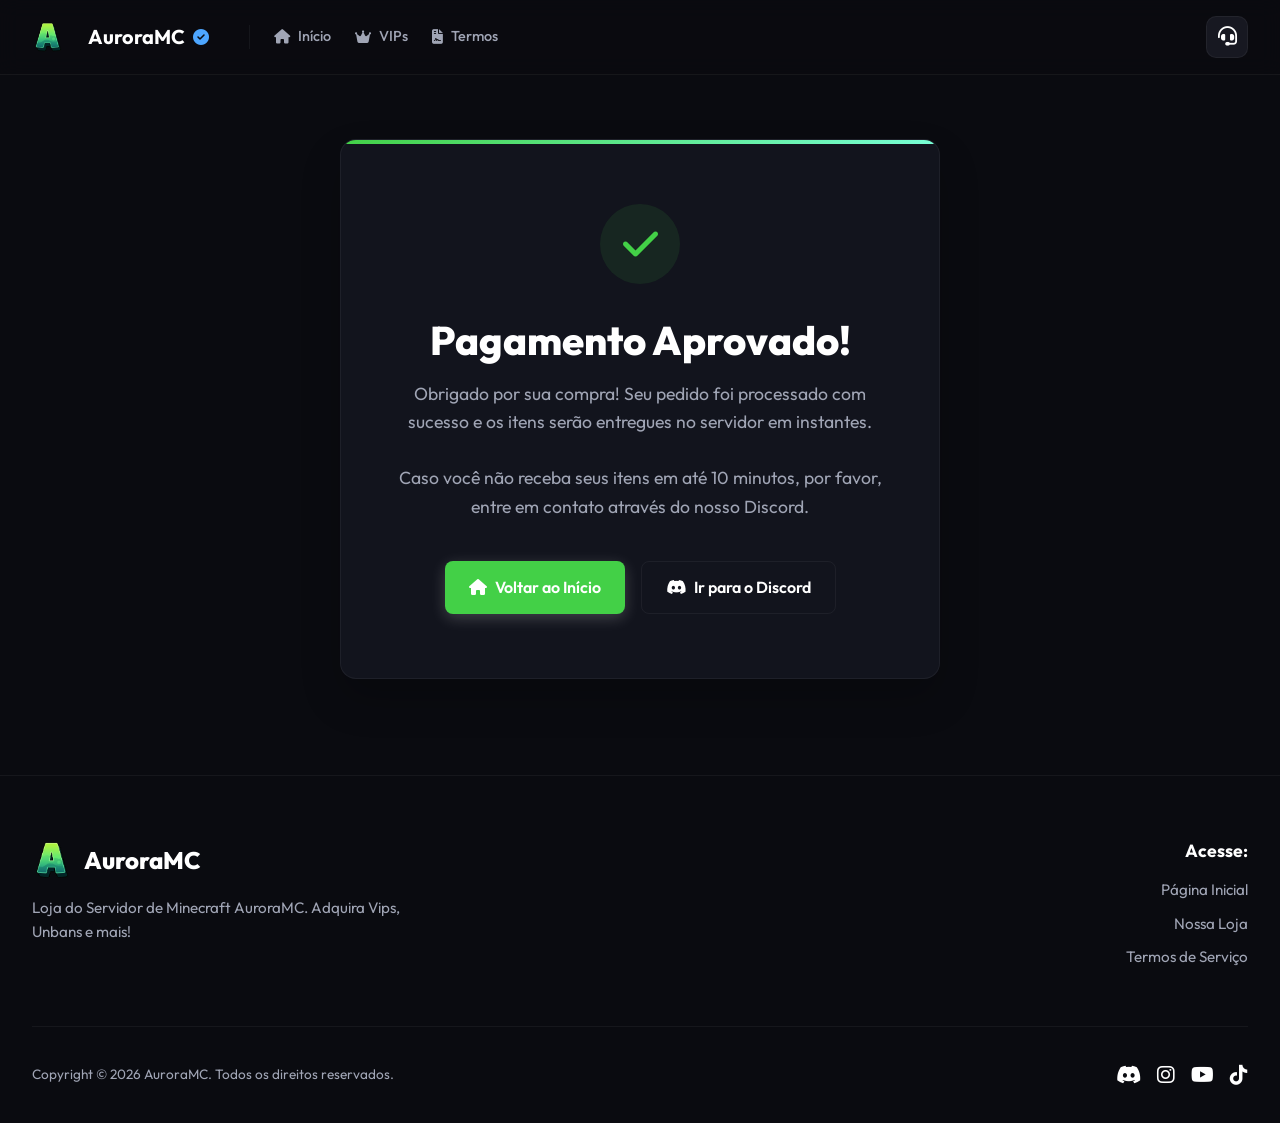
<file: obrigado.html>
<!DOCTYPE html>
<html lang="pt-BR">
<head>
    <meta charset="UTF-8">
    <meta name="viewport" content="width=device-width, initial-scale=1.0">
    <title>AuroraMC - Obrigado pela compra!</title>
    <meta name="description" content="Obrigado por comprar na loja oficial da AuroraMC.">
    
    <!-- Open Graph / Facebook -->
    <meta property="og:type" content="website">
    <meta property="og:url" content="https://auroramc.net/obrigado.html">
    <meta property="og:title" content="AuroraMC - Obrigado!">
    <meta property="og:image" content="https://auroramc.net/images/auroramc.png">

    <link rel="preconnect" href="https://fonts.googleapis.com">
    <link rel="preconnect" href="https://fonts.gstatic.com" crossorigin>
    <link href="https://fonts.googleapis.com/css2?family=Outfit:wght@300;400;500;600;700;800;900&display=swap" rel="stylesheet">
    <link rel="stylesheet" href="https://cdnjs.cloudflare.com/ajax/libs/font-awesome/6.4.0/css/all.min.css">
    <link rel="stylesheet" href="style.css">
    <link rel="icon" type="image/png" href="images/logo.png">
    
    <style>
        .thankyou-section {
            display: flex;
            align-items: center;
            justify-content: center;
            min-height: 60vh;
            padding: 4rem 2rem;
        }
        .thankyou-card {
            background-color: var(--bg-surface);
            border: 1px solid var(--border-color);
            border-radius: 16px;
            padding: 4rem 3rem;
            text-align: center;
            max-width: 600px;
            width: 100%;
            box-shadow: 0 20px 40px rgba(0, 0, 0, 0.2);
            position: relative;
            overflow: hidden;
            margin: 0 auto;
        }
        .thankyou-card::before {
            content: '';
            position: absolute;
            top: 0;
            left: 0;
            width: 100%;
            height: 4px;
            background: linear-gradient(90deg, var(--primary), #78ffd6);
        }
        .success-icon {
            width: 80px;
            height: 80px;
            background-color: rgba(67, 208, 71, 0.1);
            color: var(--primary);
            border-radius: 50%;
            display: flex;
            align-items: center;
            justify-content: center;
            font-size: 2.5rem;
            margin: 0 auto 2rem auto;
            animation: popIn 0.5s cubic-bezier(0.175, 0.885, 0.32, 1.275) forwards;
        }
        .thankyou-title {
            font-size: 2.5rem;
            color: var(--text-main);
            margin-bottom: 1rem;
            font-weight: 800;
        }
        .thankyou-desc {
            color: var(--text-muted);
            font-size: 1.1rem;
            line-height: 1.6;
            margin-bottom: 2.5rem;
        }
        .thankyou-actions {
            display: flex;
            gap: 1rem;
            justify-content: center;
            flex-wrap: wrap;
        }
        /* Override primary button just in case it's overridden globally */
        .btn-primary { background-color: var(--primary); color: white; padding: 0.8rem 1.5rem; border-radius: 8px; font-weight: 600; display: inline-flex; align-items: center; gap: 0.5rem; text-decoration: none; border: none; transition: var(--transition); }
        .btn-primary:hover { background-color: var(--primary-hover); transform: translateY(-2px); }
        .btn-outline-custom { background: transparent; color: var(--text-main); border: 1px solid var(--border-color); padding: 0.8rem 1.5rem; border-radius: 8px; font-weight: 600; display: inline-flex; align-items: center; gap: 0.5rem; text-decoration: none; transition: var(--transition); }
        .btn-outline-custom:hover { background: var(--bg-surface-light); border-color: rgba(255,255,255,0.2); }

        @keyframes popIn {
            0% { transform: scale(0); opacity: 0; }
            100% { transform: scale(1); opacity: 1; }
        }
        @media (max-width: 600px) {
            .thankyou-card { padding: 3rem 1.5rem; }
            .thankyou-title { font-size: 2rem; }
            .thankyou-actions { flex-direction: column; }
            .thankyou-actions a { width: 100%; justify-content: center; }
        }
    </style>
</head>
<body>
    <header class="navbar">
        <div class="container nav-content">
            <div class="nav-brand">
                <a href="index.html" style="text-decoration: none; display: flex; align-items: center; gap: 1.5rem;">
                    <div class="brand-logo"><img src="images/logo.png" alt="AuroraMC Logo" style="width: 100%; height: 100%; object-fit: contain; border-radius: 8px;"></div>
                    <h1 class="brand-name">AuroraMC <i class="fa-solid fa-circle-check brand-badge"></i></h1>
                </a>
                <div class="nav-links">
                    <a href="index.html" class="nav-link"><i class="fa-solid fa-house"></i> Início</a>
                    <a href="categoria-vips.html" class="nav-link"><i class="fa-solid fa-crown"></i> VIPs</a>
                    <a href="termos.html" class="nav-link"><i class="fa-solid fa-file-contract"></i> Termos</a>
                </div>
            </div>

            <div class="nav-actions">
                <button class="btn-support" onclick="window.location.href='https://discord.gg/A7GQ67MZE3'" title="Suporte">
                    <i class="fa-solid fa-headset"></i>
                </button>
            </div>

            <button class="menu-toggle" id="menu-toggle">
                <i class="fa-solid fa-bars"></i>
            </button>
        </div>
    </header>

    <main class="container">
        <section class="thankyou-section">
            <div class="thankyou-card">
                <div class="success-icon">
                    <i class="fa-solid fa-check"></i>
                </div>
                <h2 class="thankyou-title">Pagamento Aprovado!</h2>
                <p class="thankyou-desc">
                    Obrigado por sua compra! Seu pedido foi processado com sucesso e os itens serão entregues no servidor em instantes.<br><br>
                    Caso você não receba seus itens em até 10 minutos, por favor, entre em contato através do nosso Discord.
                </p>
                <div class="thankyou-actions">
                    <a href="index.html" class="btn-primary"><i class="fa-solid fa-house"></i> Voltar ao Início</a>
                    <a href="https://discord.gg/A7GQ67MZE3" target="_blank" class="btn-outline-custom"><i class="fa-brands fa-discord"></i> Ir para o Discord</a>
                </div>
            </div>
        </section>
    </main>

    <!-- Footer -->
    <footer class="footer">
        <div class="container footer-content">
            <div class="footer-top">
                <div class="footer-brand-info">
                    <div class="footer-brand">
                        <img src="images/logo.png" alt="AuroraMC Logo" class="footer-logo">
                        <span class="footer-name">AuroraMC</span>
                    </div>
                    <p class="footer-desc">Loja do Servidor de Minecraft AuroraMC. Adquira Vips, Unbans e mais!</p>
                </div>
                <div class="footer-links-group">
                    <h4 class="footer-title">Acesse:</h4>
                    <ul class="footer-links">
                        <li><a href="index.html">Página Inicial</a></li>
                        <li><a href="index.html">Nossa Loja</a></li>
                        <li><a href="termos.html">Termos de Serviço</a></li>
                    </ul>
                </div>
            </div>
            <div class="footer-bottom">
                <p class="copyright">Copyright &copy; 2026 AuroraMC. Todos os direitos reservados.</p>
                <div class="social-links">
                    <a href="https://discord.gg/A7GQ67MZE3" aria-label="Discord"><i class="fa-brands fa-discord"></i></a>
                    <a href="https://www.instagram.com/redeauroramc" aria-label="Instagram"><i class="fa-brands fa-instagram"></i></a>
                    <a href="https://www.youtube.com/@redeauroramc1" aria-label="YouTube"><i class="fa-brands fa-youtube"></i></a>
                    <a href="https://www.tiktok.com/@redeauroramc" aria-label="TikTok"><i class="fa-brands fa-tiktok"></i></a>
                </div>
            </div>
        </div>
    </footer>
    <script src="main.js"></script>
</body>
</html>
</file>
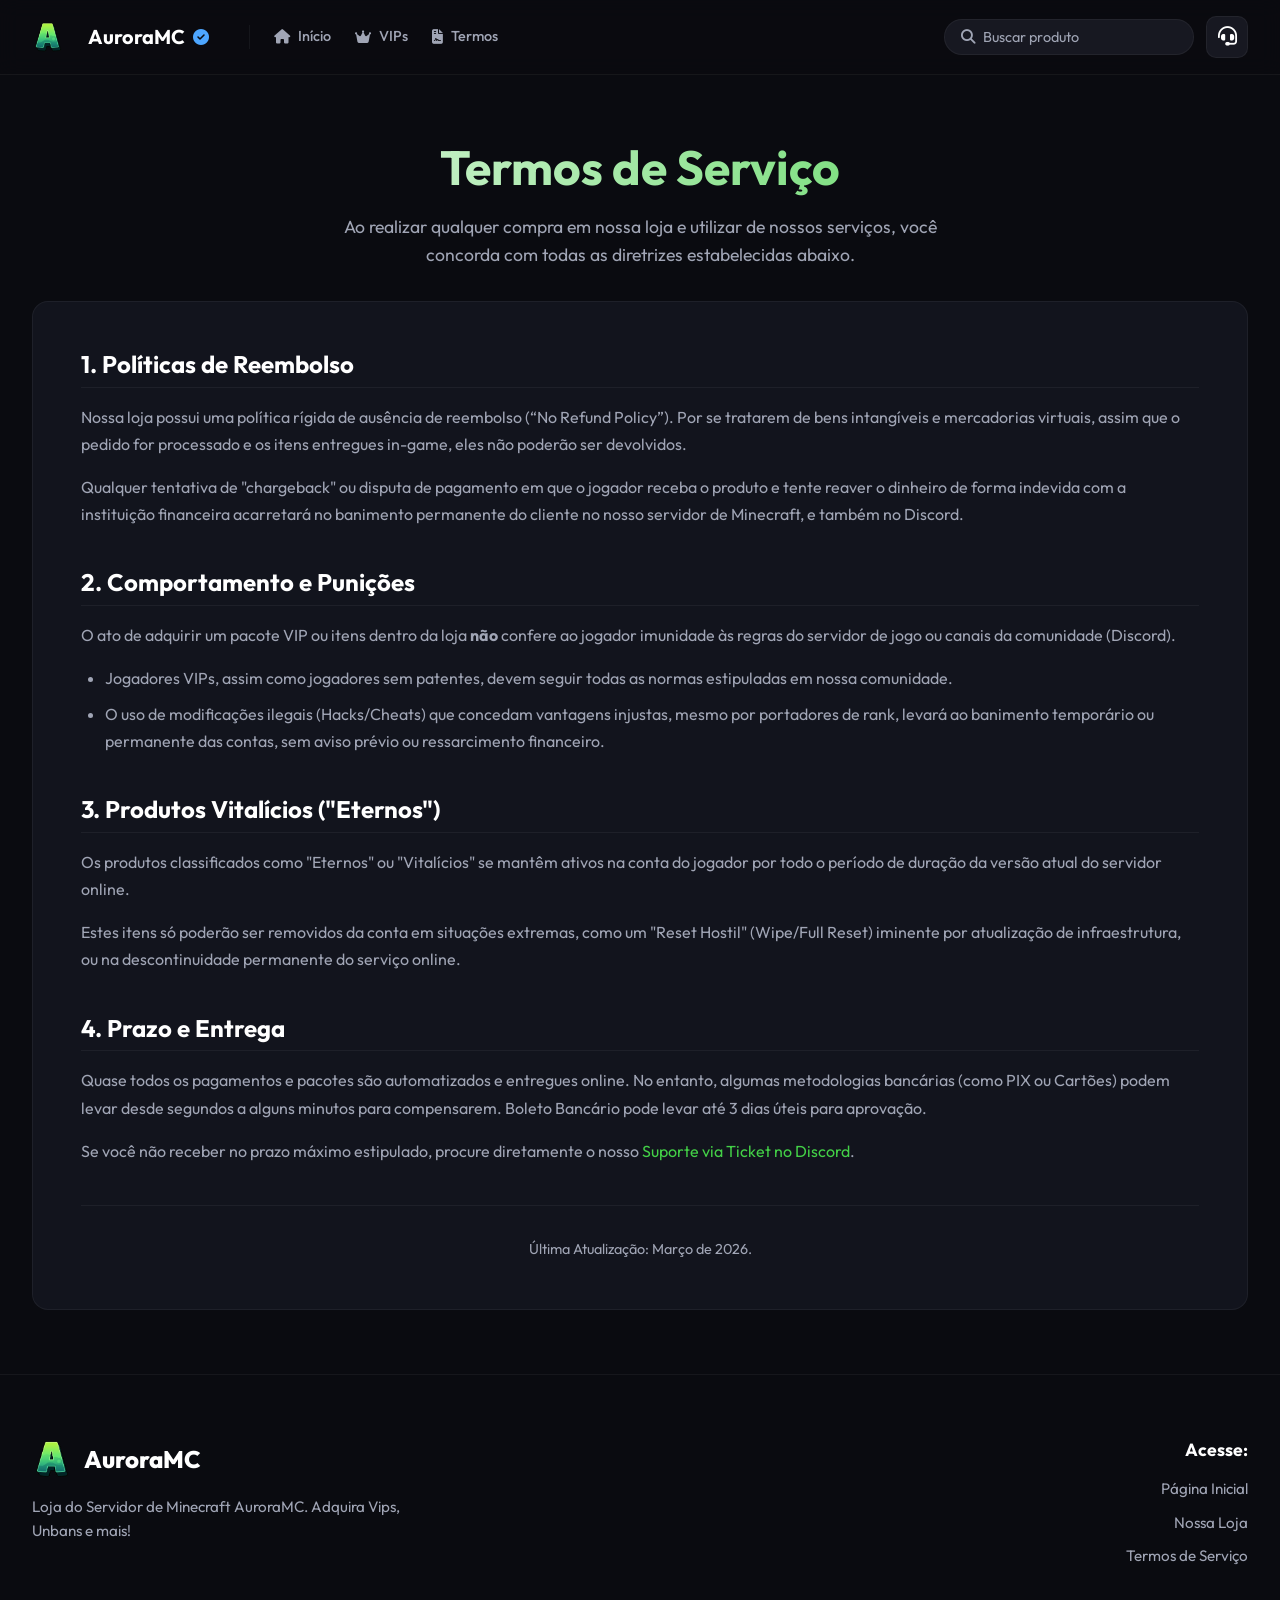
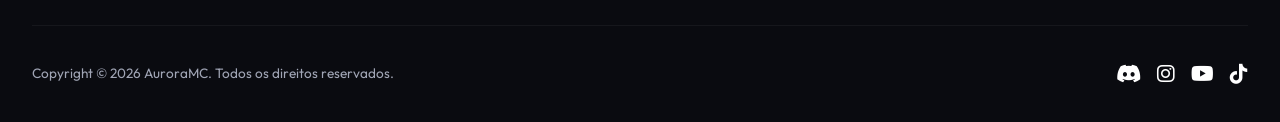
<file: termos.html>
<!DOCTYPE html>
<html lang="pt-BR">
<head>
    <meta charset="UTF-8">
    <meta name="viewport" content="width=device-width, initial-scale=1.0">
    <title>AuroraMC - Termos de Serviço</title>
    <meta name="description" content="Leia os termos de serviço da AuroraMC. Regras, prazos e políticas do nosso servidor de Minecraft Semi Anarquia.">
    <meta name="keywords" content="AuroraMC, Termos, Regras, Minecraft, Semi Anarquia, Servidor de Minecraft, Loja AuroraMC">
    
    <!-- Open Graph / Facebook -->
    <meta property="og:type" content="website">
    <meta property="og:url" content="https://auroramc.net/termos.html">
    <meta property="og:title" content="AuroraMC - Termos de Serviço">
    <meta property="og:description" content="Leia os termos de serviço da AuroraMC. Regras, prazos e políticas do nosso servidor de Minecraft Semi Anarquia.">
    <meta property="og:image" content="https://auroramc.net/images/auroramc.png">

    <!-- Twitter -->
    <meta property="twitter:card" content="summary_large_image">
    <meta property="twitter:url" content="https://auroramc.net/termos.html">
    <meta property="twitter:title" content="AuroraMC - Termos de Serviço">
    <meta property="twitter:description" content="Leia os termos de serviço da AuroraMC. Regras, prazos e políticas do nosso servidor de Minecraft Semi Anarquia.">
    <meta property="twitter:image" content="https://auroramc.net/images/auroramc.png">
    <link rel="preconnect" href="https://fonts.googleapis.com">
    <link rel="preconnect" href="https://fonts.gstatic.com" crossorigin>
    <link href="https://fonts.googleapis.com/css2?family=Outfit:wght@300;400;500;600;700;800;900&display=swap" rel="stylesheet">
    <link rel="stylesheet" href="https://cdnjs.cloudflare.com/ajax/libs/font-awesome/6.4.0/css/all.min.css">
    <link rel="stylesheet" href="style.css">
    <style>
        .page-header {
            padding: 4rem 0 2rem 0;
            text-align: center;
        }

        .page-title {
            font-size: 3rem;
            margin-bottom: 1rem;
            background: linear-gradient(to right, #fff, var(--primary));
            -webkit-background-clip: text;
            background-clip: text;
            -webkit-text-fill-color: transparent;
        }

        .page-desc {
            color: var(--text-muted);
            font-size: 1.1rem;
            max-width: 600px;
            margin: 0 auto;
        }

        .content-section {
            background-color: var(--bg-surface);
            border: 1px solid var(--border-color);
            border-radius: 16px;
            padding: 3rem;
            margin-bottom: 4rem;
        }

        .terms-block {
            margin-bottom: 2.5rem;
        }

        .terms-block:last-child {
            margin-bottom: 0;
        }

        .terms-block h3 {
            color: var(--text-main);
            font-size: 1.5rem;
            margin-bottom: 1rem;
            padding-bottom: 0.5rem;
            border-bottom: 1px solid var(--border-color);
        }

        .terms-block p {
            color: var(--text-muted);
            line-height: 1.7;
            margin-bottom: 1rem;
        }

        .terms-block ul {
            color: var(--text-muted);
            margin-left: 1.5rem;
            line-height: 1.7;
            margin-bottom: 1rem;
        }

        .terms-block li {
            margin-bottom: 0.5rem;
        }
        
        .update-date {
            text-align: center;
            color: var(--text-muted);
            font-size: 0.9rem;
            margin-top: 2rem;
            padding-top: 2rem;
            border-top: 1px solid var(--border-color);
        }
    </style>
    <link rel="icon" type="image/png" href="images/logo.png">
</head>
<body>
    <header class="navbar">
        <div class="container nav-content">
            <div class="nav-brand">
                <a href="index.html" style="text-decoration: none; display: flex; align-items: center; gap: 1.5rem;">
                    <div class="brand-logo"><img src="images/logo.png" alt="AuroraMC Logo" style="width: 100%; height: 100%; object-fit: contain; border-radius: 8px;"></div>
                    <h1 class="brand-name">AuroraMC <i class="fa-solid fa-circle-check brand-badge"></i></h1>
                </a>
                <div class="nav-links">
                    <a href="index.html" class="nav-link"><i class="fa-solid fa-house"></i> Início</a>
                    <a href="categoria-vips.html" class="nav-link"><i class="fa-solid fa-crown"></i> VIPs</a>
                    <a href="termos.html" class="nav-link"><i class="fa-solid fa-file-contract"></i> Termos</a>
                </div>
            </div>

            <div class="nav-actions">
                <div class="search-bar">
                    <i class="fa-solid fa-magnifying-glass"></i>
                    <input type="text" placeholder="Buscar produto">
                </div>
                <button class="btn-support" id="open-support" title="Suporte">
                    <i class="fa-solid fa-headset"></i>
                </button>
            </div>

            <button class="menu-toggle" id="menu-toggle">
                <i class="fa-solid fa-bars"></i>
            </button>
        </div>
    </header>

    <main class="container">
        <div class="page-header">
            <h2 class="page-title">Termos de Serviço</h2>
            <p class="page-desc">Ao realizar qualquer compra em nossa loja e utilizar de nossos serviços, você concorda com todas as diretrizes estabelecidas abaixo.</p>
        </div>

        <section class="content-section">
            <div class="terms-block">
                <h3>1. Políticas de Reembolso</h3>
                <p>Nossa loja possui uma política rígida de ausência de reembolso (“No Refund Policy”). Por se tratarem de bens intangíveis e mercadorias virtuais, assim que o pedido for processado e os itens entregues in-game, eles não poderão ser devolvidos.</p>
                <p>Qualquer tentativa de "chargeback" ou disputa de pagamento em que o jogador receba o produto e tente reaver o dinheiro de forma indevida com a instituição financeira acarretará no banimento permanente do cliente no nosso servidor de Minecraft, e também no Discord.</p>
            </div>

            <div class="terms-block">
                <h3>2. Comportamento e Punições</h3>
                <p>O ato de adquirir um pacote VIP ou itens dentro da loja <strong>não</strong> confere ao jogador imunidade às regras do servidor de jogo ou canais da comunidade (Discord).</p>
                <ul>
                    <li>Jogadores VIPs, assim como jogadores sem patentes, devem seguir todas as normas estipuladas em nossa comunidade.</li>
                    <li>O uso de modificações ilegais (Hacks/Cheats) que concedam vantagens injustas, mesmo por portadores de rank, levará ao banimento temporário ou permanente das contas, sem aviso prévio ou ressarcimento financeiro.</li>
                </ul>
            </div>

            <div class="terms-block">
                <h3>3. Produtos Vitalícios ("Eternos")</h3>
                <p>Os produtos classificados como "Eternos" ou "Vitalícios" se mantêm ativos na conta do jogador por todo o período de duração da versão atual do servidor online.</p>
                <p>Estes itens só poderão ser removidos da conta em situações extremas, como um "Reset Hostil" (Wipe/Full Reset) iminente por atualização de infraestrutura, ou na descontinuidade permanente do serviço online.</p>
            </div>

            <div class="terms-block">
                <h3>4. Prazo e Entrega</h3>
                <p>Quase todos os pagamentos e pacotes são automatizados e entregues online. No entanto, algumas metodologias bancárias (como PIX ou Cartões) podem levar desde segundos a alguns minutos para compensarem. Boleto Bancário pode levar até 3 dias úteis para aprovação.</p>
                <p>Se você não receber no prazo máximo estipulado, procure diretamente o nosso <a href="https://discord.gg/A7GQ67MZE3" target="_blank" style="color: var(--primary); text-decoration: none;">Suporte via Ticket no Discord</a>.</p>
            </div>

            <div class="update-date">
                Última Atualização: Março de 2026.
            </div>
        </section>
    </main>

    <!-- Footer -->
    <footer class="footer">
        <div class="container footer-content">
            <div class="footer-top">
                <div class="footer-brand-info">
                    <div class="footer-brand">
                        <img src="images/logo.png" alt="AuroraMC Logo" class="footer-logo">
                        <span class="footer-name">AuroraMC</span>
                    </div>
                    <p class="footer-desc">Loja do Servidor de Minecraft AuroraMC. Adquira Vips, Unbans e mais!</p>
                </div>
                
                <div class="footer-links-group">
                    <h4 class="footer-title">Acesse:</h4>
                    <ul class="footer-links">
                        <li><a href="index.html">Página Inicial</a></li>
                        <li><a href="index.html">Nossa Loja</a></li>
                        <li><a href="termos.html">Termos de Serviço</a></li>
                    </ul>
                </div>
            </div>
            
            <div class="footer-bottom">
                <p class="copyright">Copyright &copy; 2026 AuroraMC. Todos os direitos reservados.</p>
                <div class="social-links">
                    <a href="https://discord.gg/A7GQ67MZE3" aria-label="Discord"><i class="fa-brands fa-discord"></i></a>
                    <a href="https://www.instagram.com/redeauroramc" aria-label="Instagram"><i class="fa-brands fa-instagram"></i></a>
                    <a href="https://www.youtube.com/@redeauroramc1" aria-label="YouTube"><i class="fa-brands fa-youtube"></i></a>
                    <a href="https://www.tiktok.com/@redeauroramc" aria-label="TikTok"><i class="fa-brands fa-tiktok"></i></a>
                </div>
            </div>
        </div>
    </footer>

    <script src="main.js"></script>
</body>
</html>
</file>
<file: style.css>
:root {
    --bg-dark: #0a0b10;
    --bg-surface: #12141d;
    --bg-surface-light: #1a1d27;
    --bg-search: #171821;
    --primary: #43D047;
    --primary-hover: #52e556;
    --text-main: #ffffff;
    --text-muted: #a0a5b5;
    --border-color: rgba(255, 255, 255, 0.05);
    --border-highlight: rgba(255, 255, 255, 0.1);
    --font-main: 'Outfit', sans-serif;
    --transition: all 0.3s cubic-bezier(0.25, 0.8, 0.25, 1);
}

* {
    margin: 0;
    padding: 0;
    box-sizing: border-box;
}

body {
    font-family: var(--font-main);
    background-color: var(--bg-dark);
    color: var(--text-main);
    line-height: 1.6;
    overflow-x: hidden;
}

/* Typography */
h1, h2, h3, h4, h5, h6 {
    font-weight: 700;
    line-height: 1.2;
}

a {
    color: inherit;
    text-decoration: none;
    transition: var(--transition);
}

/* Layout */
.container {
    max-width: 1300px;
    margin: 0 auto;
    padding: 0 2rem;
}

@media (max-width: 768px) {
    .container {
        padding: 0 1rem;
    }
}

/* Buttons */
.btn {
    display: inline-flex;
    align-items: center;
    justify-content: center;
    gap: 0.5rem;
    padding: 0.75rem 1.5rem;
    border-radius: 8px;
    font-weight: 600;
    font-size: 0.95rem;
    cursor: pointer;
    transition: var(--transition);
    border: none;
    font-family: var(--font-main);
}

.btn-sm {
    padding: 0.6rem 1.2rem;
    font-size: 0.9rem;
    border-radius: 6px;
}

.btn-primary {
    background-color: #ffffff;
    color: #12141d;
    box-shadow: 0 4px 15px rgba(255, 255, 255, 0.2);
}

.btn-primary:hover {
    background-color: #e2e2e2;
    transform: translateY(-2px);
    box-shadow: 0 6px 20px rgba(255, 255, 255, 0.3);
}

.btn-outline {
    background-color: transparent;
    color: var(--text-main);
    border: 1px solid var(--border-highlight);
}

.btn-outline:hover {
    background-color: rgba(255, 255, 255, 0.05);
    border-color: rgba(255, 255, 255, 0.2);
}

/* Badges */
.badge {
    display: inline-flex;
    align-items: center;
    gap: 0.5rem;
    padding: 0.4rem 1rem;
    border-radius: 20px;
    font-size: 0.85rem;
    font-weight: 600;
    margin-bottom: 1rem;
}

.badge-primary {
    background-color: rgba(67, 208, 71, 0.1);
    color: var(--primary);
    border: 1px solid rgba(67, 208, 71, 0.2);
}

.badge-dark {
    background-color: var(--bg-surface);
    color: var(--primary);
    border: 1px solid var(--border-highlight);
}

/* Navbar */
.navbar {
    background-color: var(--bg-dark);
    border-bottom: 1px solid var(--border-color);
    padding: 1rem 0;
    position: sticky;
    top: 0;
    z-index: 100;
    backdrop-filter: blur(10px);
    background-color: rgba(10, 11, 16, 0.8);
}

.nav-content {
    display: flex;
    justify-content: space-between;
    align-items: center;
}

.menu-toggle {
    display: none;
}

.nav-brand {
    display: flex;
    align-items: center;
    gap: 1.5rem;
}

.brand-logo {
    width: 32px;
    height: 32px;
    background-color: transparent;
    border-radius: 8px;
    display: flex;
    align-items: center;
    justify-content: center;
    font-size: 1.2rem;
}

.brand-name {
    font-size: 1.25rem;
    display: flex;
    align-items: center;
    gap: 0.5rem;
}

.brand-badge {
    color: #4da6ff;
    font-size: 1rem;
}

.nav-links {
    display: flex;
    align-items: center;
    gap: 1.5rem;
    margin-left: 1rem;
    border-left: 1px solid var(--border-color);
    padding-left: 1.5rem;
}

.nav-link {
    color: var(--text-muted);
    font-weight: 500;
    font-size: 0.9rem;
    display: flex;
    align-items: center;
    gap: 0.5rem;
}

.nav-link:hover {
    color: var(--text-main);
}

.nav-link:hover {
    color: var(--text-main);
}

/* Hero IP Box */
.hero-ip-box {
    display: inline-flex;
    align-items: center;
    gap: 1rem;
    background-color: rgba(255, 255, 255, 0.05);
    border: 1px solid var(--border-color);
    padding: 0.75rem 1.5rem;
    border-radius: 16px;
    cursor: pointer;
    transition: var(--transition);
    position: relative;
    margin-top: -3.5rem;
    margin-bottom: 3.5rem;
    user-select: none;
    backdrop-filter: blur(10px);
    z-index: 10;
}

.hero-ip-box:hover {
    background-color: rgba(255, 255, 255, 0.1);
    border-color: var(--primary);
    transform: translateY(-3px);
    box-shadow: 0 10px 30px rgba(0, 0, 0, 0.3);
}

.ip-icon {
    width: 40px;
    height: 40px;
    background-color: rgba(67, 208, 71, 0.1);
    border-radius: 12px;
    display: flex;
    align-items: center;
    justify-content: center;
    color: var(--primary);
    font-size: 1.25rem;
}

.ip-details {
    display: flex;
    flex-direction: column;
}

.ip-address {
    color: var(--text-main);
    font-size: 1.1rem;
    font-weight: 800;
    line-height: 1.1;
    letter-spacing: 0.5px;
}

.ip-status {
    color: var(--text-muted);
    font-size: 0.75rem;
    font-weight: 600;
}

.ip-copy-badge {
    position: absolute;
    top: -40px;
    left: 50%;
    transform: translateX(-50%) translateY(10px);
    background-color: var(--primary);
    color: white;
    padding: 0.4rem 0.8rem;
    border-radius: 8px;
    font-size: 0.8rem;
    font-weight: 700;
    opacity: 0;
    pointer-events: none;
    transition: all 0.3s cubic-bezier(0.175, 0.885, 0.32, 1.275);
    box-shadow: 0 4px 15px rgba(67, 208, 71, 0.4);
}

.hero-ip-box.copied .ip-copy-badge {
    opacity: 1;
    transform: translateX(-50%) translateY(0);
}

.nav-actions {
    display: flex;
    align-items: center;
    gap: 0.75rem;
}

.btn-support {
    width: 42px;
    height: 42px;
    background-color: var(--bg-search);
    border: 1px solid var(--border-color);
    border-radius: 10px;
    color: var(--text-main);
    display: flex;
    align-items: center;
    justify-content: center;
    cursor: pointer;
    transition: var(--transition);
}

.btn-support:hover {
    background-color: var(--bg-surface-light);
    border-color: var(--primary);
    color: var(--primary);
    transform: translateY(-2px);
    box-shadow: 0 5px 15px rgba(67, 208, 71, 0.2);
}

.btn-support i {
    font-size: 1.2rem;
}

/* Support Modal */
.modal-overlay {
    position: fixed;
    top: 0;
    left: 0;
    width: 100%;
    height: 100%;
    background-color: rgba(0, 0, 0, 0.85);
    backdrop-filter: blur(8px);
    display: flex;
    align-items: center;
    justify-content: center;
    z-index: 1000;
    opacity: 0;
    visibility: hidden;
    transition: all 0.3s ease;
}

.modal-overlay.active {
    opacity: 1;
    visibility: visible;
}

.support-modal {
    background-color: var(--bg-surface);
    border: 1px solid var(--border-color);
    width: 100%;
    max-width: 500px;
    border-radius: 20px;
    padding: 2.5rem;
    position: relative;
    transform: translateY(20px);
    transition: all 0.3s cubic-bezier(0.175, 0.885, 0.32, 1.275);
}

.modal-overlay.active .support-modal {
    transform: translateY(0);
}

.modal-close {
    position: absolute;
    top: 1.5rem;
    right: 1.5rem;
    background: none;
    border: none;
    color: var(--text-muted);
    font-size: 1.5rem;
    cursor: pointer;
    transition: var(--transition);
}

.modal-close:hover {
    color: var(--text-main);
    transform: rotate(90deg);
}

.modal-header {
    text-align: center;
    margin-bottom: 2rem;
}

.modal-header h2 {
    font-size: 1.75rem;
    color: var(--text-main);
    margin-bottom: 0.5rem;
}

.modal-header p {
    color: var(--text-muted);
    font-size: 0.95rem;
}

.support-form {
    display: flex;
    flex-direction: column;
    gap: 1.25rem;
}

.form-group {
    display: flex;
    flex-direction: column;
    gap: 0.5rem;
}

.form-group label {
    font-size: 0.85rem;
    font-weight: 600;
    color: var(--text-main);
}

.form-group input, 
.form-group select, 
.form-group textarea {
    background-color: var(--bg-search);
    border: 1px solid var(--border-color);
    border-radius: 8px;
    padding: 0.75rem 1rem;
    color: var(--text-main);
    font-family: inherit;
    font-size: 0.95rem;
    transition: var(--transition);
}

.form-group input:focus, 
.form-group select:focus, 
.form-group textarea:focus {
    border-color: var(--primary);
    outline: none;
}

.btn-submit {
    margin-top: 1rem;
    background-color: var(--primary);
    color: white;
    border: none;
    padding: 1rem;
    border-radius: 8px;
    font-weight: 700;
    cursor: pointer;
    transition: var(--transition);
    display: flex;
    align-items: center;
    justify-content: center;
    gap: 0.5rem;
}

.btn-submit:hover {
    background-color: var(--primary-hover);
    transform: translateY(-2px);
    box-shadow: 0 5px 15px rgba(67, 208, 71, 0.3);
}

.btn-submit:disabled {
    opacity: 0.7;
    cursor: not-allowed;
    transform: none;
}

.search-bar {
    display: flex;
    align-items: center;
    background-color: var(--bg-search);
    border: 1px solid var(--border-color);
    border-radius: 20px;
    padding: 0.5rem 1rem;
    gap: 0.5rem;
    width: 250px;
    transition: var(--transition);
}

.search-bar:focus-within {
    border-color: var(--primary);
    box-shadow: 0 0 0 2px rgba(67, 208, 71, 0.2);
}

.search-bar i {
    color: var(--text-muted);
    font-size: 0.9rem;
}

.search-bar input {
    background: transparent;
    border: none;
    color: var(--text-main);
    width: 100%;
    outline: none;
    font-family: var(--font-main);
    font-size: 0.9rem;
}

.search-bar input::placeholder {
    color: var(--text-muted);
}

/* Hero Section */
.hero {
    position: relative;
    min-height: 70vh;
    display: flex;
    align-items: center;
    padding: 2.5rem 0;
    overflow: hidden;
}

.hero-bg {
    position: absolute;
    top: 0;
    left: 0;
    width: 100%;
    height: 100%;
    background: url('https://images.unsplash.com/photo-1627856013091-fed6e4e30025?q=80&w=2000&auto=format&fit=crop') center/cover;
    filter: blur(2px) brightness(0.4);
    z-index: -2;
}

.hero-overlay {
    position: absolute;
    top: 0;
    left: 0;
    width: 100%;
    height: 100%;
    background: linear-gradient(to right, rgba(10, 11, 16, 0.95) 0%, rgba(10, 11, 16, 0.7) 50%, rgba(10, 11, 16, 0.4) 100%);
    z-index: -1;
}

.hero-content {
    display: flex;
    justify-content: space-between;
    align-items: center;
    width: 100%;
}

.hero-text {
    max-width: 600px;
    display: flex;
    flex-direction: column;
    align-items: flex-start;
}

.hero-title {
    font-size: 4.5rem;
    margin-bottom: 1rem;
    background: linear-gradient(to right, #fff, #a0a5b5);
    -webkit-background-clip: text;
    background-clip: text;
    -webkit-text-fill-color: transparent;
    letter-spacing: -1px;
}

.hero-description {
    font-size: 1.2rem;
    color: var(--text-muted);
    margin-bottom: 2.5rem;
}

.hero-buttons {
    display: flex;
    gap: 1rem;
}

.hero-logo-large {
    perspective: 1000px;
}

.server-logo {
    background: transparent;
    text-align: center;
    transition: var(--transition);
    filter: drop-shadow(-10px 10px 20px rgba(0, 0, 0, 0.5));
    animation: float-hero 4s ease-in-out infinite;
}

@keyframes float-hero {
    0%, 100% {
        transform: translateY(0);
    }
    50% {
        transform: translateY(-8px);
    }
}

.logo-text-large {
    display: block;
    font-size: 3.5rem;
    font-weight: 900;
    color: #fff;
    text-shadow: 4px 4px 0 var(--primary), 8px 8px 0 rgba(67, 208, 71, 0.3);
    letter-spacing: 2px;
    margin-bottom: 0.5rem;
}

.logo-subtext {
    background-color: var(--primary);
    color: white;
    padding: 0.3rem 1rem;
    font-weight: 800;
    font-size: 1.5rem;
    letter-spacing: 4px;
    border-radius: 4px;
    display: inline-block;
    box-shadow: 0 4px 10px rgba(0,0,0,0.5);
}

.scroll-indicator {
    position: absolute;
    bottom: 0.8rem;
    left: 50%;
    transform: translateX(-50%);
    width: 40px;
    height: 40px;
    background-color: rgba(67, 208, 71, 0.1);
    border: 1px solid rgba(67, 208, 71, 0.3);
    border-radius: 50%;
    display: flex;
    align-items: center;
    justify-content: center;
    color: var(--primary);
    animation: bounce 2s infinite;
    cursor: pointer;
}

@keyframes bounce {
    0%, 20%, 50%, 80%, 100% { transform: translate(-50%, 0); }
    40% { transform: translate(-50%, -10px); }
    60% { transform: translate(-50%, -5px); }
}

/* Categories Section */
.categories {
    padding: 5rem 2rem;
}

.categories-grid, .products-grid {
    display: grid;
    grid-template-columns: repeat(3, 1fr);
    gap: 1.5rem;
    margin-top: 2rem;
}

.category-card {
    background-color: var(--bg-surface);
    border: 1px solid var(--border-color);
    border-radius: 16px;
    padding: 1.25rem;
    display: flex;
    gap: 1.25rem;
    transition: var(--transition);
    position: relative;
    overflow: hidden;
}

.category-card::before {
    content: '';
    position: absolute;
    top: 0;
    left: 0;
    width: 100%;
    height: 100%;
    background: radial-gradient(circle at top right, rgba(255,255,255,0.03), transparent);
    pointer-events: none;
}

.category-card:hover {
    border-color: var(--border-highlight);
    transform: translateY(-5px);
    box-shadow: 0 10px 30px rgba(0, 0, 0, 0.3);
    background-color: var(--bg-surface-light);
}

.card-image-box {
    width: 120px;
    height: 120px;
    border-radius: 12px;
    flex-shrink: 0;
    display: flex;
    align-items: center;
    justify-content: center;
    box-shadow: inset 0 0 20px rgba(0,0,0,0.2);
    position: relative;
    overflow: hidden;
}

.card-image-box::after {
    content: '';
    position: absolute;
    top: 0;
    left: -100%;
    width: 50%;
    height: 100%;
    background: linear-gradient(to right, transparent, rgba(255,255,255,0.3), transparent);
    transform: skewX(-25deg);
    animation: shine 4s infinite;
}

@keyframes shine {
    0% { left: -100%; }
    20% { left: 200%; }
    100% { left: 200%; }
}

.card-content {
    display: flex;
    flex-direction: column;
    justify-content: center;
    align-items: flex-start;
}

.card-title {
    font-size: 1.1rem;
    margin-bottom: 0.5rem;
    display: flex;
    align-items: center;
    gap: 0.5rem;
}

.card-desc {
    color: var(--text-muted);
    font-size: 0.85rem;
    margin-bottom: 1rem;
    line-height: 1.4;
}

/* Features Section */
.features {
    padding: 0 2rem 5rem 2rem;
}

.features-grid {
    display: grid;
    grid-template-columns: repeat(auto-fit, minmax(300px, 1fr));
    gap: 1.5rem;
}

.feature-card {
    background-color: var(--bg-surface);
    border: 1px solid var(--border-color);
    border-radius: 16px;
    padding: 1.5rem 1.5rem;   /* Reduced from 2.5rem */
    display: flex;
    flex-direction: column;
    align-items: center;
    text-align: center;
    transition: var(--transition);
}

.feature-card:hover {
    border-color: rgba(67, 208, 71, 0.3);
    transform: translateY(-5px);
    box-shadow: 0 10px 30px rgba(0, 0, 0, 0.3);
}

.feature-icon {
    width: 60px;
    height: 60px;
    background-color: var(--bg-search);
    border-radius: 12px;
    display: flex;
    align-items: center;
    justify-content: center;
    margin-bottom: 1.5rem;
    font-size: 1.5rem;
    color: var(--text-main);
    transition: var(--transition);
}

.feature-card:hover .feature-icon {
    background-color: rgba(67, 208, 71, 0.1);
    color: var(--primary);
}

.feature-title {
    font-size: 1.25rem;
    margin-bottom: 1rem;
    font-weight: 700;
}

.feature-desc {
    color: var(--text-muted);
    font-size: 0.95rem;
    line-height: 1.5;
}

/* FAQ Section */
.faq {
    padding: 0 2rem 5rem 2rem;
}

.faq-wrapper {
    background-color: var(--bg-surface);
    border: 1px solid var(--border-color);
    border-radius: 24px;
    padding: 3.5rem 3rem;
    position: relative;
    overflow: hidden;
}

.faq-header {
    text-align: left;
    margin-bottom: 3rem;
    max-width: 800px;
}

.faq-title {
    font-size: 2.2rem;
    margin-bottom: 0.5rem;
    color: var(--text-main);
}

.faq-desc {
    color: var(--text-muted);
    font-size: 1.05rem;
}

.faq-grid {
    display: grid;
    grid-template-columns: repeat(3, 1fr);
    gap: 1.5rem;
}

.faq-card {
    background-color: var(--bg-search);
    border: 1px solid transparent;
    border-radius: 12px;
    padding: 1.5rem;
    cursor: pointer;
    transition: var(--transition);
    display: flex;
    flex-direction: column;
}

.faq-card:hover {
    background-color: var(--bg-surface-light);
    border-color: rgba(255, 255, 255, 0.1);
}

.faq-card.active {
    border-color: var(--primary);
    background-color: var(--bg-surface-light);
    box-shadow: 0 4px 20px rgba(67, 208, 71, 0.1);
}

.faq-question {
    display: flex;
    align-items: center;
    justify-content: space-between;
    gap: 1rem;
}

.faq-icon-title {
    display: flex;
    align-items: center;
    gap: 1rem;
}

.faq-icon {
    width: 44px;
    height: 44px;
    background-color: rgba(255, 255, 255, 0.03);
    border: 1px solid rgba(255, 255, 255, 0.05);
    border-radius: 10px;
    display: flex;
    align-items: center;
    justify-content: center;
    font-size: 1.25rem;
    flex-shrink: 0;
    transition: var(--transition);
}

.faq-icon-title h3 {
    font-size: 1.1rem;
    font-weight: 600;
}

.faq-toggle {
    color: var(--text-muted);
    transition: transform 0.3s ease;
}

.faq-card.active .faq-toggle {
    transform: rotate(180deg);
    color: var(--primary);
}

.faq-answer {
    max-height: 0;
    overflow: hidden;
    transition: max-height 0.4s ease, margin-top 0.4s ease, opacity 0.4s ease;
    opacity: 0;
}

.faq-card.active .faq-answer {
    margin-top: 1rem;
    opacity: 1;
}

.faq-answer p {
    color: var(--text-muted);
    font-size: 0.95rem;
    line-height: 1.6;
}

.faq-answer a {
    color: var(--primary);
    text-decoration: none;
    font-weight: 500;
}

.faq-answer a:hover {
    text-decoration: underline;
}

/* Footer Section */
.footer {
    background-color: var(--bg-dark);
    border-top: 1px solid var(--border-color);
    padding: 4rem 0 2rem 0;
    margin-top: 2rem;
}

.footer-top {
    display: flex;
    justify-content: space-between;
    margin-bottom: 3rem;
}

.footer-brand-info {
    max-width: 400px;
}

.footer-brand {
    display: flex;
    align-items: center;
    gap: 0.75rem;
    margin-bottom: 1rem;
}

.footer-logo {
    width: 40px;
    height: 40px;
    object-fit: contain;
}

.footer-name {
    font-size: 1.5rem;
    font-weight: 800;
    color: var(--text-main);
}

.footer-desc {
    color: var(--text-muted);
    font-size: 0.95rem;
    line-height: 1.6;
}

.footer-links-group {
    text-align: right;
}

.footer-title {
    color: var(--text-main);
    font-size: 1.1rem;
    margin-bottom: 1rem;
    font-weight: 700;
}

.footer-links {
    list-style: none;
}

.footer-links li {
    margin-bottom: 0.5rem;
}

.footer-links a {
    color: var(--text-muted);
    font-size: 0.95rem;
}

.footer-links a:hover {
    color: var(--primary);
}

.footer-bottom {
    display: flex;
    justify-content: space-between;
    align-items: center;
    padding-top: 2rem;
    border-top: 1px solid rgba(255, 255, 255, 0.05);
}

.copyright {
    color: var(--text-muted);
    font-size: 0.85rem;
}

.social-links {
    display: flex;
    gap: 1rem;
}

.social-links a {
    color: var(--text-main);
    font-size: 1.25rem;
    transition: var(--transition);
}

.social-links a:hover {
    color: var(--primary);
    transform: translateY(-2px);
}

/* Esconder menu mobile no Desktop */
@media (min-width: 769px) {
    .mobile-menu-overlay,
    .mobile-menu-bg {
        display: none !important;
    }
}

/* Responsive */
@media (max-width: 1200px) {
    .faq-grid {
        grid-template-columns: repeat(2, 1fr);
    }
}

@media (max-width: 992px) {
    .hero-content {
        flex-direction: column;
        text-align: center;
        gap: 3rem;
    }
    
    .hero-text {
        display: flex;
        flex-direction: column;
        align-items: center;
    }
    
    .hero-title {
        font-size: 3.5rem;
    }
    
    .faq-grid {
        grid-template-columns: 1fr;
    }
}

@media (max-width: 768px) {
    .hero-logo-large {
        display: none;
    }
    
    .search-bar {
        display: none;
    }
    
    .nav-actions, .nav-links {
        display: none; /* Hide everything except brand and toggle */
    }

    .menu-toggle {
        display: flex;
        align-items: center;
        justify-content: center;
        background: var(--bg-surface-light);
        border: 1px solid var(--border-color);
        color: var(--text-main);
        width: 40px;
        height: 40px;
        border-radius: 8px;
        font-size: 1.25rem;
        cursor: pointer;
        transition: var(--transition);
        z-index: 1001;
    }
    
    .menu-toggle:hover {
        background: var(--bg-surface);
        border-color: var(--primary);
    }
    
    .hero-buttons {
        flex-direction: column;
        width: 100%;
    }
    
    .hero-buttons .btn {
        width: 100%;
    }
    
    .category-card {
        flex-direction: column;
        align-items: center;
        text-align: center;
        margin-bottom: 1rem; /* Reduced gap */
    }
    
    .hero-ip-box {
        margin-top: 1rem; /* More space on mobile to avoid overlap */
        margin-bottom: 2rem;
        transform: scale(0.9);
    }

    .hero-title {
        font-size: 2rem !important;
        line-height: 1.2;
    }

    /* 2-Column Grid on Mobile */
    .categories-grid, .products-grid {
        grid-template-columns: repeat(2, 1fr) !important;
        gap: 0.75rem !important;
        padding: 0 0.75rem !important;
    }

    .category-card, .product-card {
        padding: 0.75rem !important;
        min-height: auto !important;
        display: flex;
        flex-direction: column;
        align-items: center;
        justify-content: space-between;
    }

    .category-icon {
        width: 50px !important;
        height: 50px !important;
        font-size: 1.5rem !important;
        margin-bottom: 0.75rem !important;
    }

    .category-name, .product-name {
        font-size: 0.85rem !important;
        text-align: center;
        margin-bottom: 0.5rem;
    }

    .category-card .card-content p, .price-icon {
        display: none !important; 
    }

    .product-banner {
        height: 120px !important;
        width: 100%;
        object-fit: contain !important;
    }

    .banner-rank-title {
        font-size: 1rem !important;
    }

    .product-price {
        font-size: 1.1rem !important;
        margin: 0.5rem 0;
    }

    .product-pix {
        display: block !important;
        font-size: 0.7rem !important;
        margin-bottom: 0.5rem;
    }

    .product-btn, .category-card .btn {
        width: 100% !important;
        padding: 0.6rem 0.4rem !important;
        font-size: 0.8rem !important;
        display: flex !important;
        flex-direction: row !important;
        justify-content: center !important;
        gap: 0.3rem !important;
        white-space: nowrap !important;
    }

    /* Mobile Menu Styles */
    .mobile-menu-overlay {
        position: fixed;
        top: 0;
        right: -100%;
        width: 80%;
        max-width: 300px;
        height: 100%;
        background: var(--bg-surface);
        z-index: 2000;
        transition: all 0.4s cubic-bezier(0.165, 0.84, 0.44, 1);
        padding: 5rem 2rem 2rem 2rem;
        box-shadow: -10px 0 30px rgba(0,0,0,0.5);
        display: flex;
        flex-direction: column;
        gap: 1.5rem;
    }

    .mobile-menu-overlay.active {
        right: 0;
    }

    .mobile-menu-bg {
        position: fixed;
        top: 0;
        left: 0;
        width: 100%;
        height: 100%;
        background: rgba(0,0,0,0.7);
        backdrop-filter: blur(4px);
        z-index: 1999;
        opacity: 0;
        visibility: hidden;
        transition: all 0.3s ease;
    }

    .mobile-menu-bg.active {
        opacity: 1;
        visibility: visible;
    }

    .mobile-menu-link {
        color: var(--text-main);
        font-size: 1.1rem;
        font-weight: 600;
        text-decoration: none;
        display: flex;
        align-items: center;
        gap: 1rem;
        padding: 1rem;
        background: var(--bg-search);
        border-radius: 12px;
        border: 1px solid var(--border-color);
    }

    .mobile-menu-link i {
        color: var(--primary);
    }

    .support-modal {
        width: 90%;
        padding: 1.5rem;
        max-height: 90vh;
        overflow-y: auto;
    }
    
    .card-content {
        align-items: center;
    }
    
    .footer-top {
        flex-direction: column;
        gap: 2rem;
    }

    .footer-links-group {
        text-align: left;
    }

    .footer-bottom {
        flex-direction: column;
        text-align: center;
        gap: 1.5rem;
    }
}
</file>
